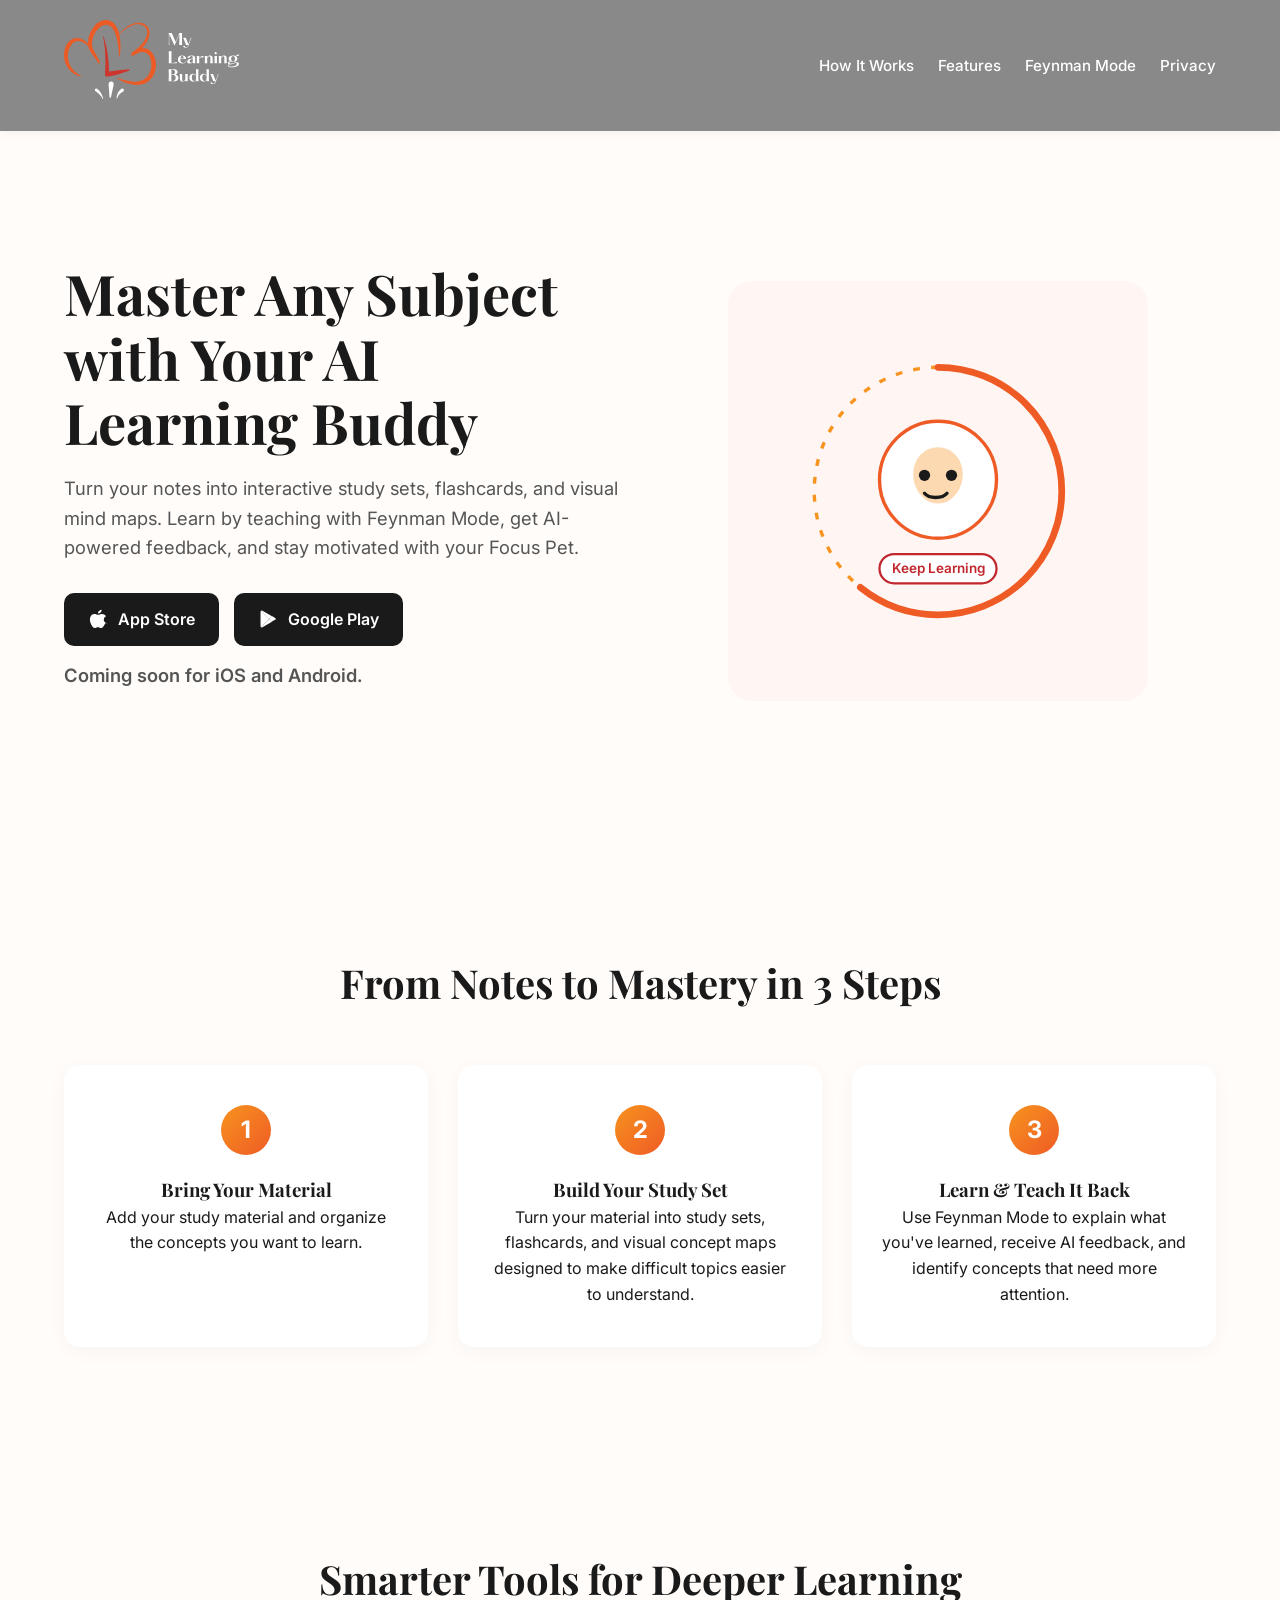
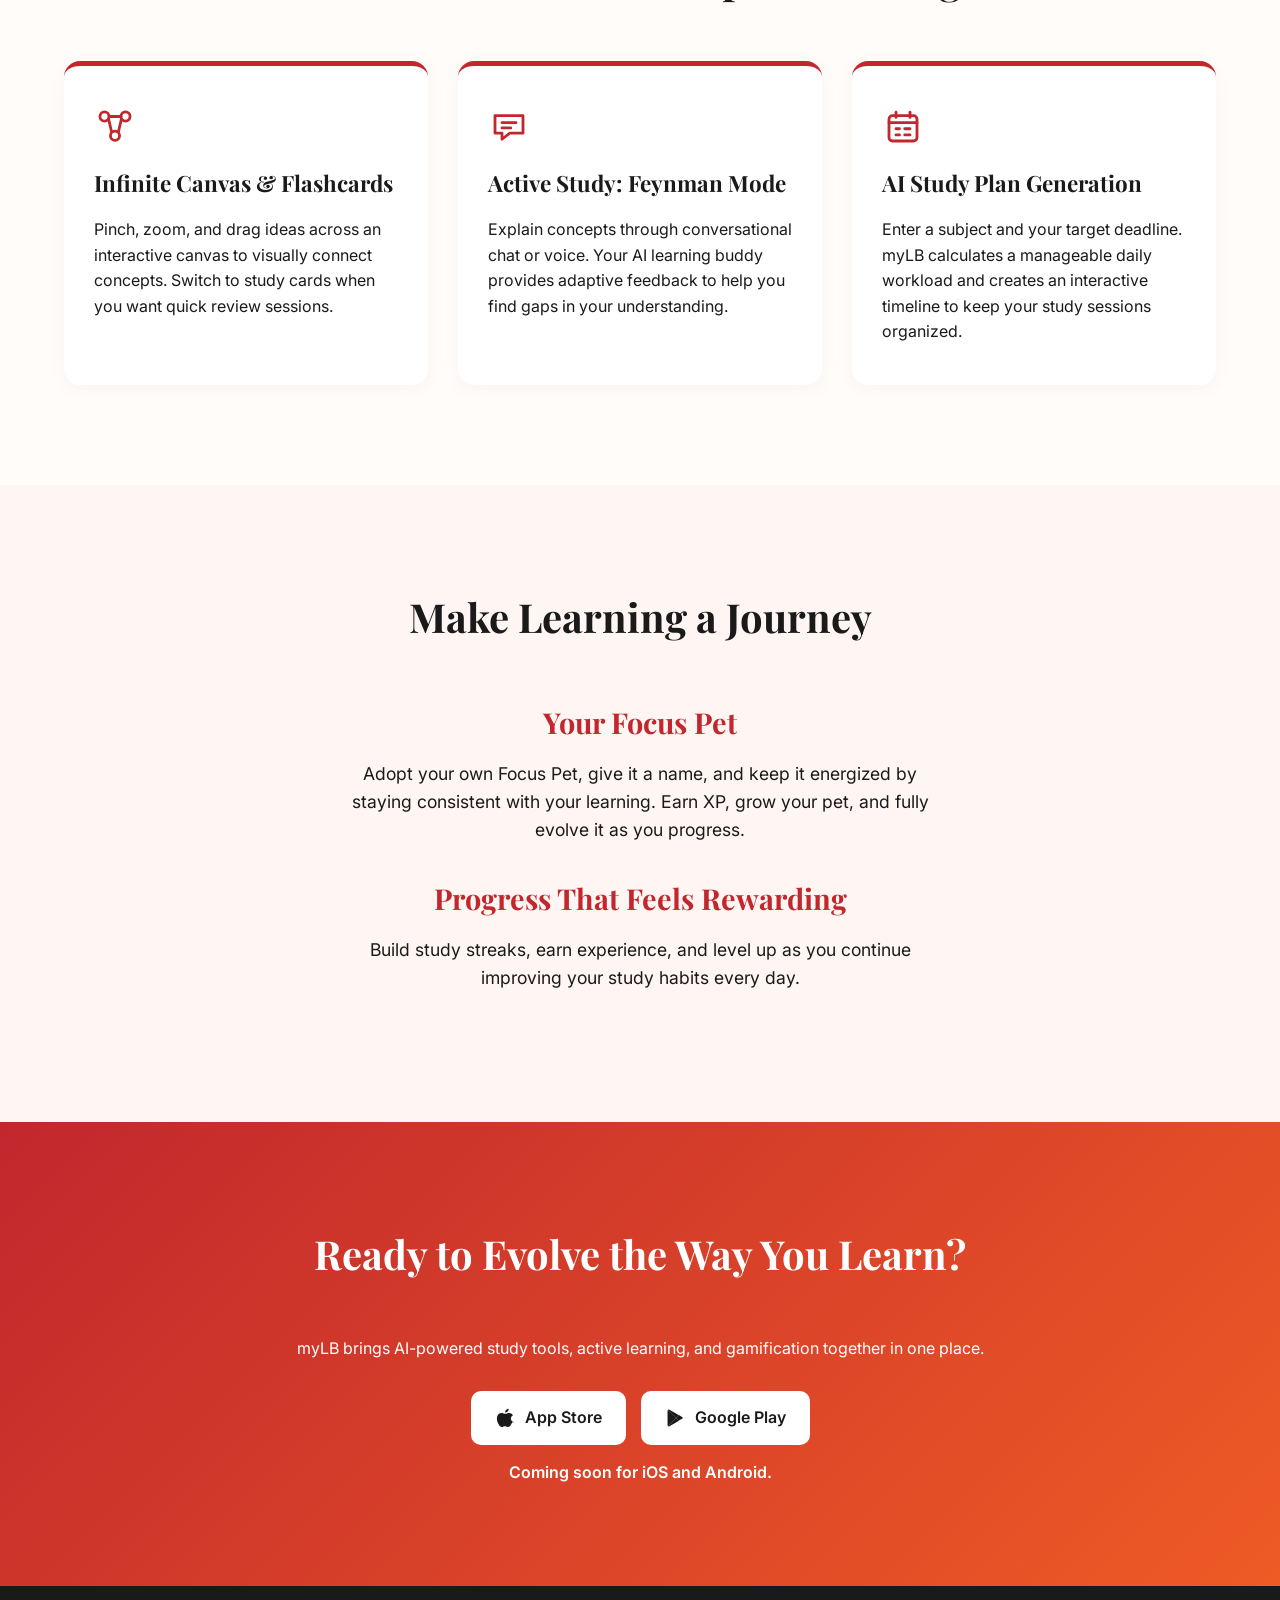
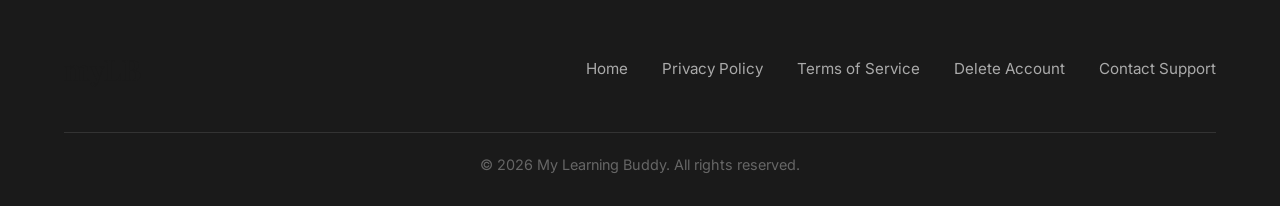
<file: index.html>
<!DOCTYPE html>
<html lang="en">

<head>
    <meta charset="UTF-8">
    <meta name="viewport" content="width=device-width, initial-scale=1.0">

    <meta name="description"
        content="myLB (My Learning Buddy) is an AI-powered learning companion that turns your notes into study sets, flashcards, mind maps, and interactive learning experiences. Use Feynman Mode, AI study plans, and your Focus Pet to learn smarter.">

    <meta name="theme-color" content="#EF5B25">

    <title>myLB | Your AI Learning Buddy</title>

    <link rel="stylesheet" href="style.css">
</head>

<body>

    <!-- Navigation -->
    <nav class="navbar" aria-label="Main Navigation">

        <a href="index.html" class="logo" aria-label="myLB Home">
            <img src="assets/logo.svg" alt="MyLB Logo" srcset="" width="25%">
        </a>

        <div class="nav-links">
            <a href="#how-it-works">How It Works</a>
            <a href="#features">Features</a>
            <a href="#feynman">Feynman Mode</a>
            <a href="privacy-policy.html">Privacy</a>
        </div>

    </nav>


    <main>

        <!-- Hero Section -->
        <header class="hero">

            <div class="hero-content">

                <h1>
                    Master Any Subject with Your AI Learning Buddy
                </h1>

                <p>
                    Turn your notes into interactive study sets, flashcards,
                    and visual mind maps. Learn by teaching with Feynman Mode,
                    get AI-powered feedback, and stay motivated with your
                    Focus Pet.
                </p>

                <!-- App Store Buttons -->
                <div class="app-store-buttons">

                    <a href="#cta"
                       class="store-btn"
                       aria-label="Download on the App Store">

                        <svg class="store-icon"
                             viewBox="0 0 24 24"
                             fill="currentColor"
                             aria-hidden="true">

                            <path d="M16.365 1.43c0 1.14-.42 2.06-1.26 2.78-.9.79-1.98 1.24-3.06 1.15-.12-1.1.43-2.24 1.24-2.97.84-.75 2.14-1.3 3.08-1.36v.4zM20.6 17.02c-.5 1.15-.74 1.66-1.38 2.68-.9 1.43-2.16 3.21-3.73 3.22-1.4.01-1.76-.91-3.65-.9-1.9.01-2.3.92-3.7.9-1.57-.02-2.76-1.62-3.66-3.05-2.51-3.98-2.78-8.65-1.23-11.13.98-1.6 2.66-2.65 4.54-2.65 1.86 0 3.03.9 4.57.9 1.5 0 2.42-.9 4.6-.9 1.66 0 3.42.9 4.66 2.46-4.1 2.25-3.44 8.11 2 8.47z"/>

                        </svg>

                        <span>App&nbsp;Store</span>

                    </a>


                    <a href="#cta"
                       class="store-btn"
                       aria-label="Get it on Google Play">

                        <svg class="store-icon"
                             viewBox="0 0 24 24"
                             fill="currentColor"
                             aria-hidden="true">

                            <path d="M3.6 2.1c-.35.35-.55.85-.55 1.5v16.8c0 .65.2 1.15.55 1.5l.1.08L13.3 12v-.2L3.7 2.02l-.1.08z"/>
                            <path d="M16.7 15.5l-3.4-3.4v-.2l3.4-3.4 3.83 2.18c1.1.62 1.1 1.64 0 2.26l-3.83 2.18z"/>
                            <path d="M13.3 12.1l-9.6 9.7c.37.38 1 .43 1.7.05l11.4-6.48-3.5-3.27z"/>
                            <path d="M13.3 11.9l3.5-3.27L5.4 2.15c-.7-.4-1.33-.33-1.7.05l9.6 9.7z"/>

                        </svg>

                        <span>Google&nbsp;Play</span>

                    </a>

                </div>

                <p class="coming-soon-text">
                    Coming soon for iOS and Android.
                </p>

            </div>


            <!-- Hero Illustration -->
            <div class="hero-image" aria-hidden="true">

                <figure class="dashboard-mockup">

                    <svg class="mockup-illustration"
                         viewBox="0 0 320 320"
                         fill="none"
                         xmlns="http://www.w3.org/2000/svg">

                        <circle
                            cx="160"
                            cy="160"
                            r="110"
                            stroke="var(--brand-yellow)"
                            stroke-width="3"
                            stroke-dasharray="6 10"/>

                        <circle
                            cx="160"
                            cy="160"
                            r="110"
                            stroke="var(--brand-orange)"
                            stroke-width="6"
                            stroke-linecap="round"
                            stroke-dasharray="420 691"
                            transform="rotate(-90 160 160)"/>

                        <circle
                            cx="160"
                            cy="150"
                            r="52"
                            fill="var(--card-bg)"
                            stroke="var(--brand-orange)"
                            stroke-width="3"/>

                        <path
                            d="M138 145c0-14 10-24 22-24s22 10 22 24-10 26-22 26-22-12-22-26z"
                            fill="var(--brand-yellow)"
                            opacity="0.35"/>

                        <circle
                            cx="148"
                            cy="146"
                            r="5"
                            fill="var(--text-color)"/>

                        <circle
                            cx="172"
                            cy="146"
                            r="5"
                            fill="var(--text-color)"/>

                        <path
                            d="M148 162c4 5 16 5 20 0"
                            stroke="var(--text-color)"
                            stroke-width="3"
                            stroke-linecap="round"/>

                        <rect
                            x="108"
                            y="216"
                            width="104"
                            height="26"
                            rx="13"
                            fill="var(--card-bg)"
                            stroke="var(--brand-red)"
                            stroke-width="2"/>

                        <text
                            x="160"
                            y="233"
                            text-anchor="middle"
                            font-family="Inter, sans-serif"
                            font-size="12"
                            font-weight="600"
                            fill="var(--brand-red)">
                            Keep Learning
                        </text>

                    </svg>

                </figure>

            </div>

        </header>


        <!-- How It Works -->
        <section id="how-it-works" class="how-it-works">

            <h2>
                From Notes to Mastery in 3 Steps
            </h2>

            <div class="steps-grid">

                <article class="step-card">

                    <div class="step-num" aria-hidden="true">
                        1
                    </div>

                    <h3>
                        Bring Your Material
                    </h3>

                    <p>
                        Add your study material and organize the
                        concepts you want to learn.
                    </p>

                </article>


                <article class="step-card">

                    <div class="step-num" aria-hidden="true">
                        2
                    </div>

                    <h3>
                        Build Your Study Set
                    </h3>

                    <p>
                        Turn your material into study sets, flashcards,
                        and visual concept maps designed to make
                        difficult topics easier to understand.
                    </p>

                </article>


                <article class="step-card">

                    <div class="step-num" aria-hidden="true">
                        3
                    </div>

                    <h3>
                        Learn &amp; Teach It Back
                    </h3>

                    <p>
                        Use Feynman Mode to explain what you've learned,
                        receive AI feedback, and identify concepts that
                        need more attention.
                    </p>

                </article>

            </div>

        </section>


        <!-- Core AI Features -->
        <section id="features" class="features">

            <h2>
                Smarter Tools for Deeper Learning
            </h2>

            <div class="feature-grid">

                <!-- Infinite Canvas -->
                <article class="feature-card">

                    <div class="feature-icon" aria-hidden="true">

                        <svg viewBox="0 0 24 24"
                             fill="none"
                             stroke="currentColor"
                             stroke-width="1.6"
                             stroke-linecap="round"
                             stroke-linejoin="round">

                            <circle cx="6" cy="6" r="2.6"/>
                            <circle cx="18" cy="6" r="2.6"/>
                            <circle cx="12" cy="17" r="2.6"/>

                            <path d="M8.3 7.3 10 14.6"/>
                            <path d="M15.7 7.3 14 14.6"/>
                            <path d="M8.6 6h6.8"/>

                        </svg>

                    </div>

                    <h3>
                        Infinite Canvas &amp; Flashcards
                    </h3>

                    <p>
                        Pinch, zoom, and drag ideas across an interactive
                        canvas to visually connect concepts. Switch to
                        study cards when you want quick review sessions.
                    </p>

                </article>


                <!-- Feynman Mode -->
                <article class="feature-card" id="feynman">

                    <div class="feature-icon" aria-hidden="true">

                        <svg viewBox="0 0 24 24"
                             fill="none"
                             stroke="currentColor"
                             stroke-width="1.6"
                             stroke-linecap="round"
                             stroke-linejoin="round">

                            <path d="M4 5.5h16v10H12.5L8 19v-3.5H4z"/>
                            <path d="M8 9.5h8"/>
                            <path d="M8 12.5h5"/>

                        </svg>

                    </div>

                    <h3>
                        Active Study: Feynman Mode
                    </h3>

                    <p>
                        Explain concepts through conversational chat or
                        voice. Your AI learning buddy provides adaptive
                        feedback to help you find gaps in your understanding.
                    </p>

                </article>


                <!-- Study Plans -->
                <article class="feature-card">

                    <div class="feature-icon" aria-hidden="true">

                        <svg viewBox="0 0 24 24"
                             fill="none"
                             stroke="currentColor"
                             stroke-width="1.6"
                             stroke-linecap="round"
                             stroke-linejoin="round">

                            <rect x="4" y="5.5" width="16" height="14.5" rx="2"/>
                            <path d="M4 9.5h16"/>
                            <path d="M8 3.5v3"/>
                            <path d="M16 3.5v3"/>
                            <path d="M8 13h2"/>
                            <path d="M13 13h3"/>
                            <path d="M8 16.5h2"/>
                            <path d="M13 16.5h3"/>

                        </svg>

                    </div>

                    <h3>
                        AI Study Plan Generation
                    </h3>

                    <p>
                        Enter a subject and your target deadline.
                        myLB calculates a manageable daily workload and
                        creates an interactive timeline to keep your
                        study sessions organized.
                    </p>

                </article>

            </div>

        </section>


        <!-- Gamification -->
        <section id="gamification" class="multiplayer-section">

            <h2>
                Make Learning a Journey
            </h2>

            <div class="gamification-grid" style="display: block; text-align: center; max-width: 600px; margin: 0 auto;">

                <div class="text-content">

                    <h3>
                        Your Focus Pet
                    </h3>

                    <p>
                        Adopt your own Focus Pet, give it a name, and
                        keep it energized by staying consistent with
                        your learning. Earn XP, grow your pet, and
                        fully evolve it as you progress.
                    </p>


                    <h3>
                        Progress That Feels Rewarding
                    </h3>

                    <p>
                        Build study streaks, earn experience, and level up 
                        as you continue improving your study habits every day.
                    </p>

                </div>

            </div>

        </section>


        <!-- Final CTA -->
        <section id="cta" class="cta-section">

            <h2>
                Ready to Evolve the Way You Learn?
            </h2>

            <p>
                myLB brings AI-powered study tools, active learning,
                and gamification together in one place.
            </p>

            <div class="app-store-buttons center-buttons">

                <a href="#"
                   class="store-btn dark"
                   aria-label="Download on the App Store">

                    <svg class="store-icon"
                         viewBox="0 0 24 24"
                         fill="currentColor"
                         aria-hidden="true">

                        <path d="M16.365 1.43c0 1.14-.42 2.06-1.26 2.78-.9.79-1.98 1.24-3.06 1.15-.12-1.1.43-2.24 1.24-2.97.84-.75 2.14-1.3 3.08-1.36v.4zM20.6 17.02c-.5 1.15-.74 1.66-1.38 2.68-.9 1.43-2.16 3.21-3.73 3.22-1.4.01-1.76-.91-3.65-.9-1.9.01-2.3.92-3.7.9-1.57-.02-2.76-1.62-3.66-3.05-2.51-3.98-2.78-8.65-1.23-11.13.98-1.6 2.66-2.65 4.54-2.65 1.86 0 3.03.9 4.57.9 1.5 0 2.42-.9 4.6-.9 1.66 0 3.42.9 4.66 2.46-4.1 2.25-3.44 8.11 2 8.47z"/>

                    </svg>

                    <span>App&nbsp;Store</span>

                </a>


                <a href="#"
                   class="store-btn dark"
                   aria-label="Get it on Google Play">

                    <svg class="store-icon"
                         viewBox="0 0 24 24"
                         fill="currentColor"
                         aria-hidden="true">

                        <path d="M3.6 2.1c-.35.35-.55.85-.55 1.5v16.8c0 .65.2 1.15.55 1.5l.1.08L13.3 12v-.2L3.7 2.02l-.1.08z"/>
                        <path d="M16.7 15.5l-3.4-3.4v-.2l3.4-3.4 3.83 2.18c1.1.62 1.1 1.64 0 2.26l-3.83 2.18z"/>
                        <path d="M13.3 12.1l-9.6 9.7c.37.38 1 .43 1.7.05l11.4-6.48-3.5-3.27z"/>
                        <path d="M13.3 11.9l3.5-3.27L5.4 2.15c-.7-.4-1.33-.33-1.7.05l9.6 9.7z"/>

                    </svg>

                    <span>Google&nbsp;Play</span>

                </a>

            </div>

            <p class="coming-soon-text">
                Coming soon for iOS and Android.
            </p>

        </section>

    </main>


    <!-- Footer -->
    <footer class="site-footer">

        <div class="footer-content">

            <div class="brand">
                myLB
            </div>

            <div class="footer-links">
    <a href="index.html">Home</a>
    <a href="privacy-policy.html">Privacy Policy</a>
    <a href="terms.html">Terms of Service</a>
    <a href="delete-account.html">Delete Account</a> <!-- Added this line -->
    <a href="mailto:mylearningb@gmail.com">Contact Support</a>
</div>

        </div>

        <div class="copyright">
            &copy; 2026 My Learning Buddy. All rights reserved.
        </div>

    </footer>

</body>

</html>
</file>
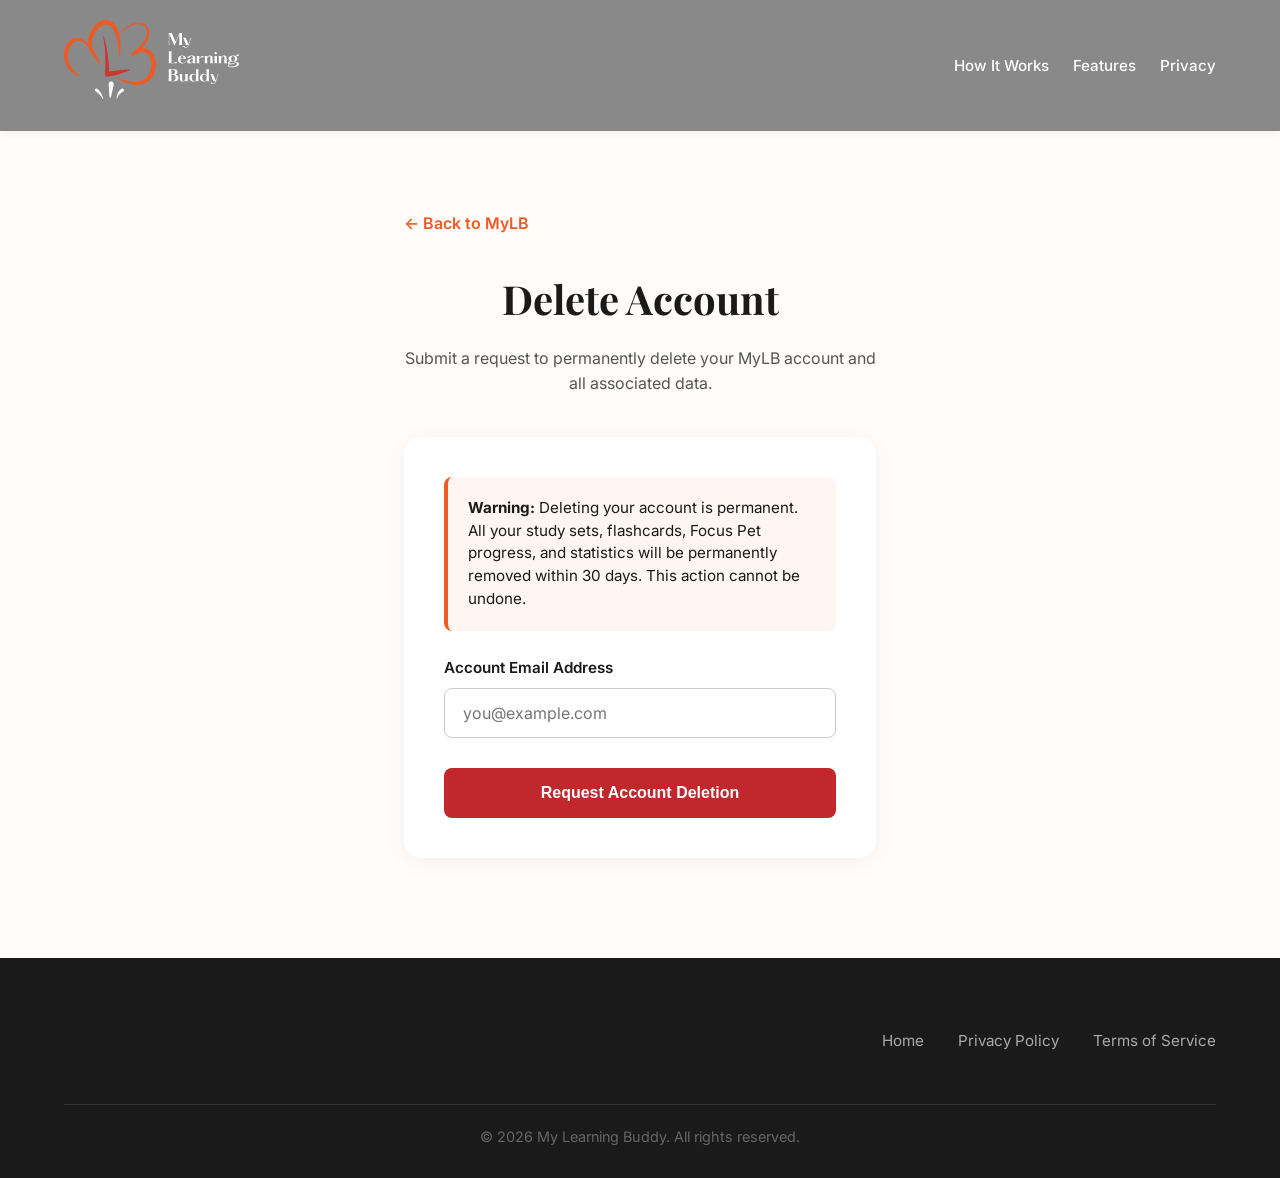
<file: delete-account.html>
<!DOCTYPE html>
<html lang="en">

<head>
    <meta charset="UTF-8">
    <meta name="viewport" content="width=device-width, initial-scale=1.0">

    <meta name="description"
        content="Request account deletion for MyLB (My Learning Buddy).">

    <meta name="theme-color" content="#EF5B25">

    <title>MyLB | Delete Account</title>

    <link rel="stylesheet" href="style.css">

    <style>
        /* --- Delete Account Page --- */
        .page-container {
            max-width: 600px;
            margin: 0 auto;
            padding: 80px 5% 100px;
        }

        .page-header {
            text-align: center;
            margin-bottom: 40px;
        }

        .page-header h1 {
            font-size: 2.5rem;
            margin-bottom: 15px;
            color: var(--text-color);
        }

        .page-header p {
            color: var(--text-muted);
            font-size: 1rem;
            line-height: 1.6;
        }

        .content-card {
            background: var(--card-bg);
            padding: 40px;
            border-radius: 18px;
            box-shadow: 0 4px 25px rgba(0, 0, 0, 0.05);
        }

        .back-link {
            display: inline-block;
            margin-bottom: 30px;
            color: var(--brand-orange);
            text-decoration: none;
            font-weight: 600;
        }

        .back-link:hover {
            color: var(--brand-red);
        }

        /* Form Styles */
        .delete-form {
            display: flex;
            flex-direction: column;
            gap: 20px;
        }

        .input-group {
            display: flex;
            flex-direction: column;
            gap: 8px;
        }

        .input-group label {
            font-family: 'Inter', sans-serif;
            font-weight: 600;
            font-size: 0.95rem;
            color: var(--text-color);
        }

        .input-group input {
            padding: 14px 18px;
            border: 1px solid #ccc;
            border-radius: 8px;
            font-size: 1rem;
            font-family: 'Inter', sans-serif;
            transition: border-color 0.2s;
        }

        .input-group input:focus {
            outline: none;
            border-color: var(--brand-orange);
        }

        .submit-btn {
            background-color: var(--brand-red);
            color: white;
            border: none;
            padding: 16px;
            border-radius: 8px;
            font-size: 1rem;
            font-weight: bold;
            cursor: pointer;
            transition: background-color 0.2s;
            margin-top: 10px;
        }

        .submit-btn:hover {
            background-color: #d12e2e;
        }

        .important-notice {
            background: #FFF5F2;
            border-left: 4px solid var(--brand-orange);
            padding: 20px;
            margin-bottom: 25px;
            border-radius: 8px;
        }

        .important-notice p {
            margin: 0;
            color: var(--text-color);
            font-size: 0.95rem;
            line-height: 1.5;
        }

        .success-message {
            display: none;
            background: #E8F5E9;
            border-left: 4px solid #4CAF50;
            padding: 20px;
            border-radius: 8px;
            margin-top: 20px;
        }

        .success-message p {
            margin: 0;
            color: #2E7D32;
            font-weight: 500;
        }

        @media (max-width: 768px) {
            .page-container {
                padding: 50px 5% 70px;
            }
            .page-header h1 {
                font-size: 2rem;
            }
            .content-card {
                padding: 30px 20px;
            }
        }
    </style>
</head>

<body>

    <!-- Navigation -->
    <nav class="navbar" aria-label="Main Navigation">
        <a href="index.html" class="logo" aria-label="MyLB Home">
            <img src="assets/logo.svg" alt="MyLB Logo" width="25%">
        </a>
        <div class="nav-links">
            <a href="index.html#how-it-works">How It Works</a>
            <a href="index.html#features">Features</a>
            <a href="privacy-policy.html">Privacy</a>
        </div>
    </nav>

    <main>
        <div class="page-container">

            <a href="index.html" class="back-link">
                ← Back to MyLB
            </a>

            <header class="page-header">
                <h1>Delete Account</h1>
                <p>Submit a request to permanently delete your MyLB account and all associated data.</p>
            </header>

            <div class="content-card">
                
                <div class="important-notice">
                    <p><strong>Warning:</strong> Deleting your account is permanent. All your study sets, flashcards, Focus Pet progress, and statistics will be permanently removed within 30 days. This action cannot be undone.</p>
                </div>

                <!-- Delete Request Form -->
                <form id="deleteAccountForm" class="delete-form">
                    <div class="input-group">
                        <label for="email">Account Email Address</label>
                        <input type="email" id="email" name="email" placeholder="you@example.com" required>
                    </div>

                    <button type="submit" class="submit-btn">Request Account Deletion</button>
                </form>

                <!-- Success Message (Hidden by default) -->
                <div id="successState" class="success-message">
                    <p>✓ Request received. If an account is associated with that email, we will process the deletion within 30 days. We may contact you to verify your identity.</p>
                </div>

            </div>

        </div>
    </main>

    <!-- Footer -->
    <footer class="site-footer">
        <div class="footer-content">
            <div class="brand">
                MyLB
            </div>
            <div class="footer-links">
                <a href="index.html">Home</a>
                <a href="privacy-policy.html">Privacy Policy</a>
                <a href="terms.html">Terms of Service</a>
            </div>
        </div>
        <div class="copyright">
            &copy; 2026 My Learning Buddy. All rights reserved.
        </div>
    </footer>

    <!-- Script to handle the form visually -->
    <!-- Script to send the request securely to your email -->
    <script>
        document.getElementById('deleteAccountForm').addEventListener('submit', function(e) {
            e.preventDefault(); // Prevent page reload
            
            const emailInput = document.getElementById('email').value;
            const submitBtn = document.querySelector('.submit-btn');
            
            // Change button text to show loading
            submitBtn.innerText = "Sending Request...";
            submitBtn.disabled = true;

            // Send the email to mylearningb@gmail.com via FormSubmit AJAX API
            fetch("https://formsubmit.co/ajax/mylearningb@gmail.com", {
                method: "POST",
                headers: { 
                    'Content-Type': 'application/json',
                    'Accept': 'application/json'
                },
                body: JSON.stringify({
                    _subject: "URGENT: MyLB Account Deletion Request",
                    email: emailInput,
                    message: "A user has requested account deletion from the MyLB landing page."
                })
            })
            .then(response => response.json())
            .then(data => {
                // Hide the form and show the success message
                document.getElementById('deleteAccountForm').style.display = 'none';
                document.getElementById('successState').style.display = 'block';
            })
            .catch(error => {
                console.log(error);
                submitBtn.innerText = "Request Failed. Try Again.";
                submitBtn.disabled = false;
                alert("Something went wrong. Please email mylearningb@gmail.com directly.");
            });
        });
    </script>

</body>
</html>
</file>
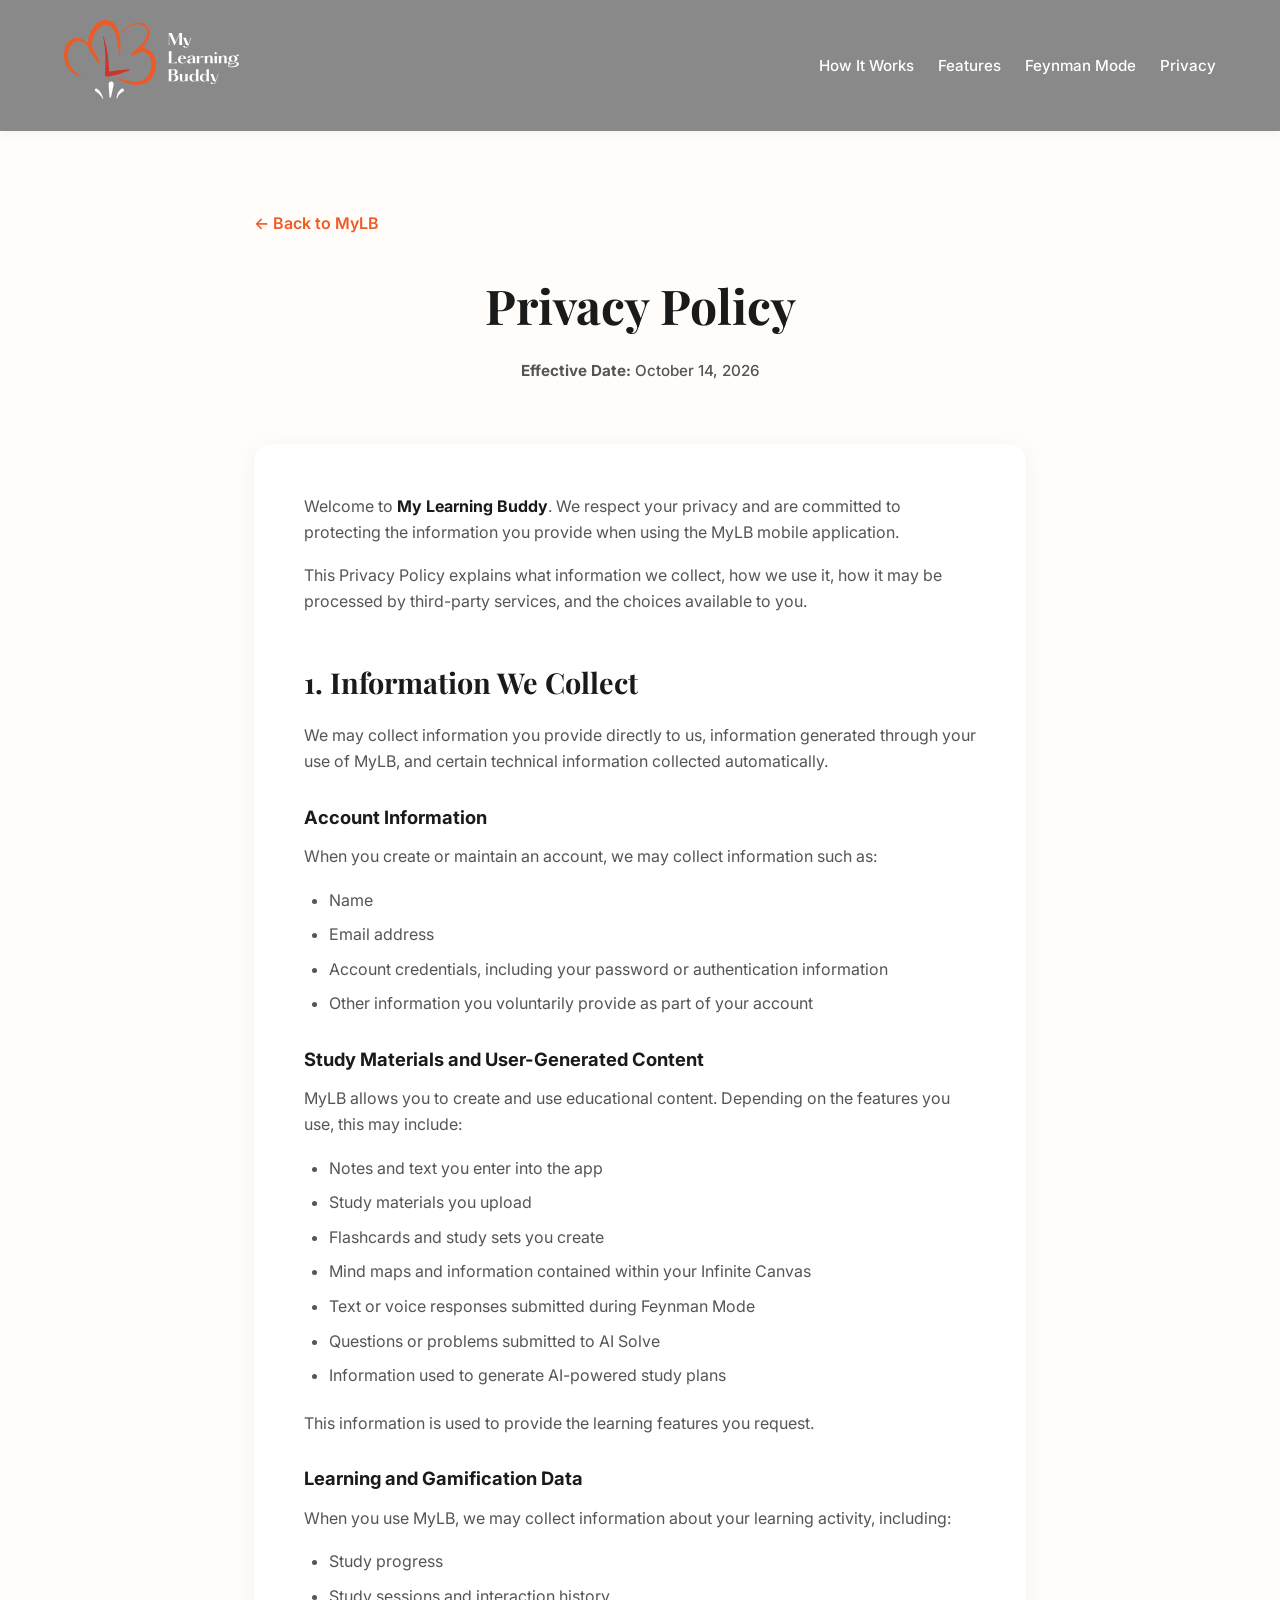
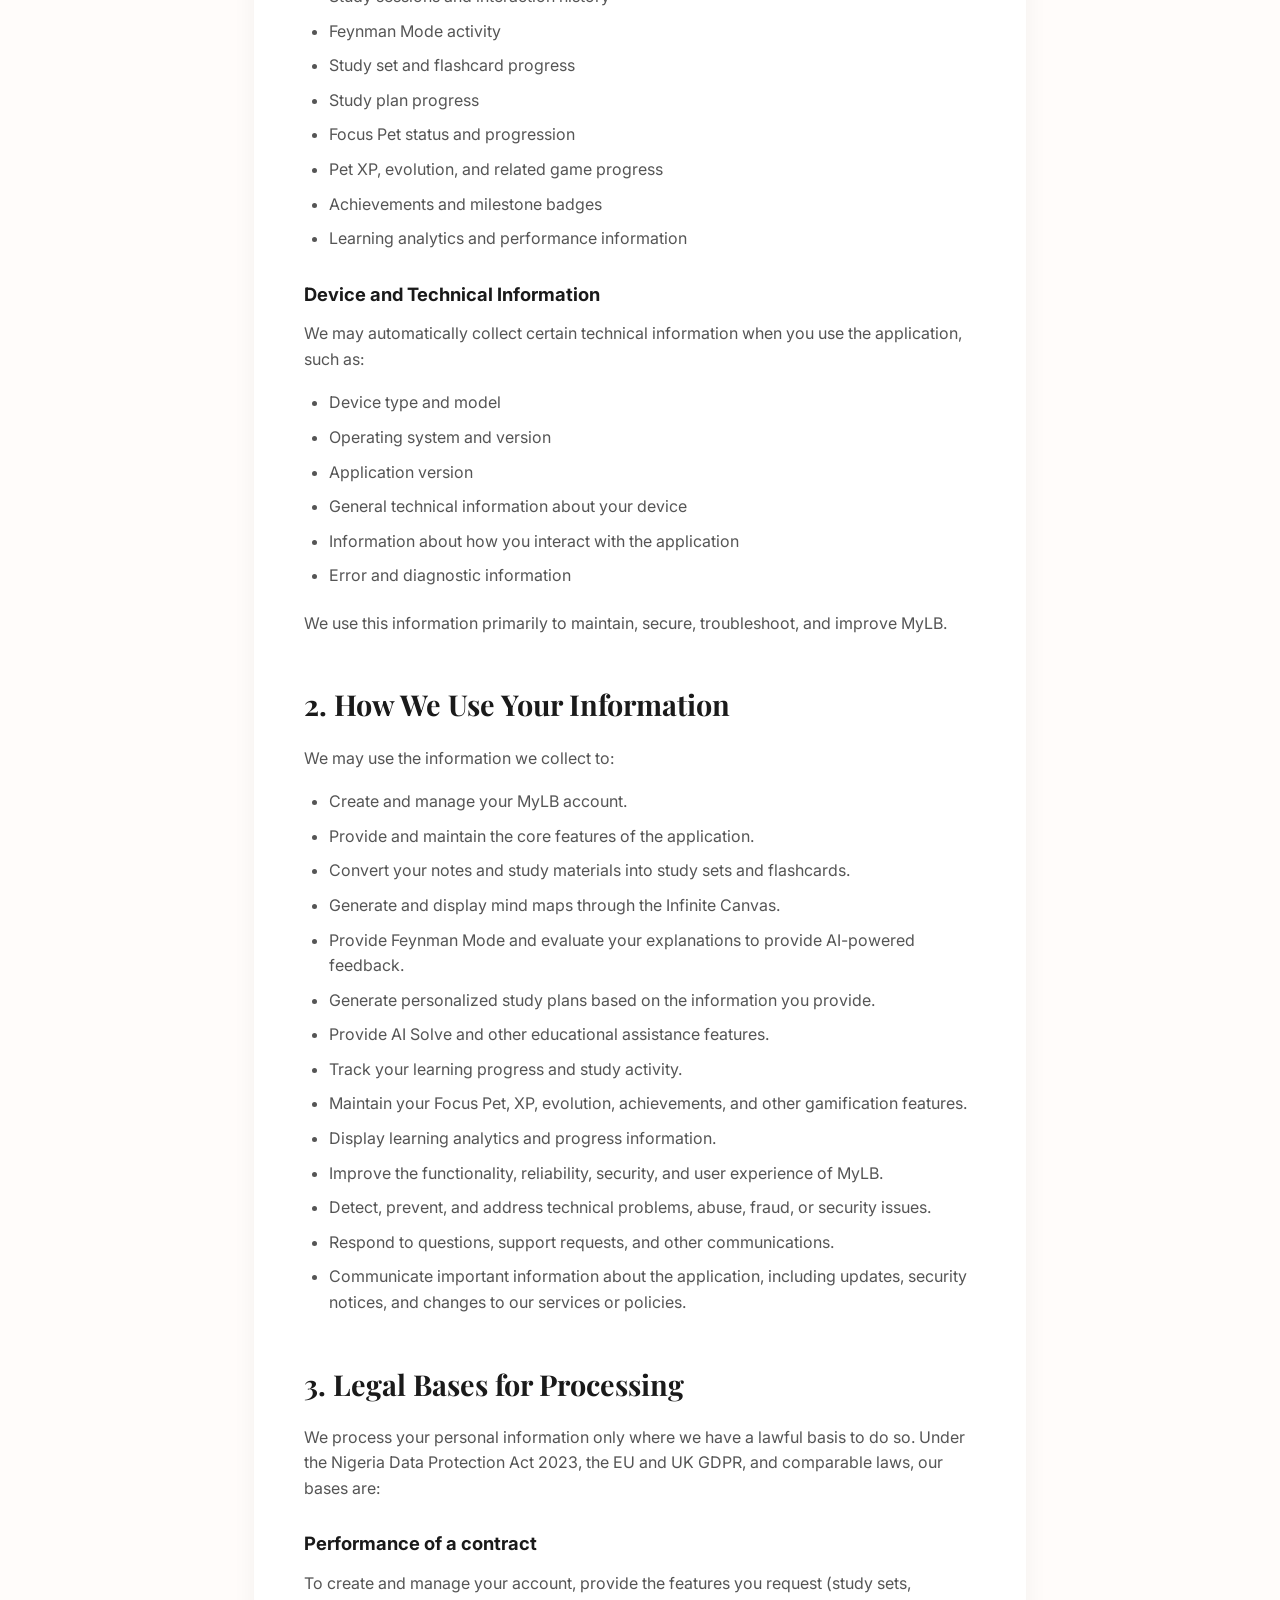
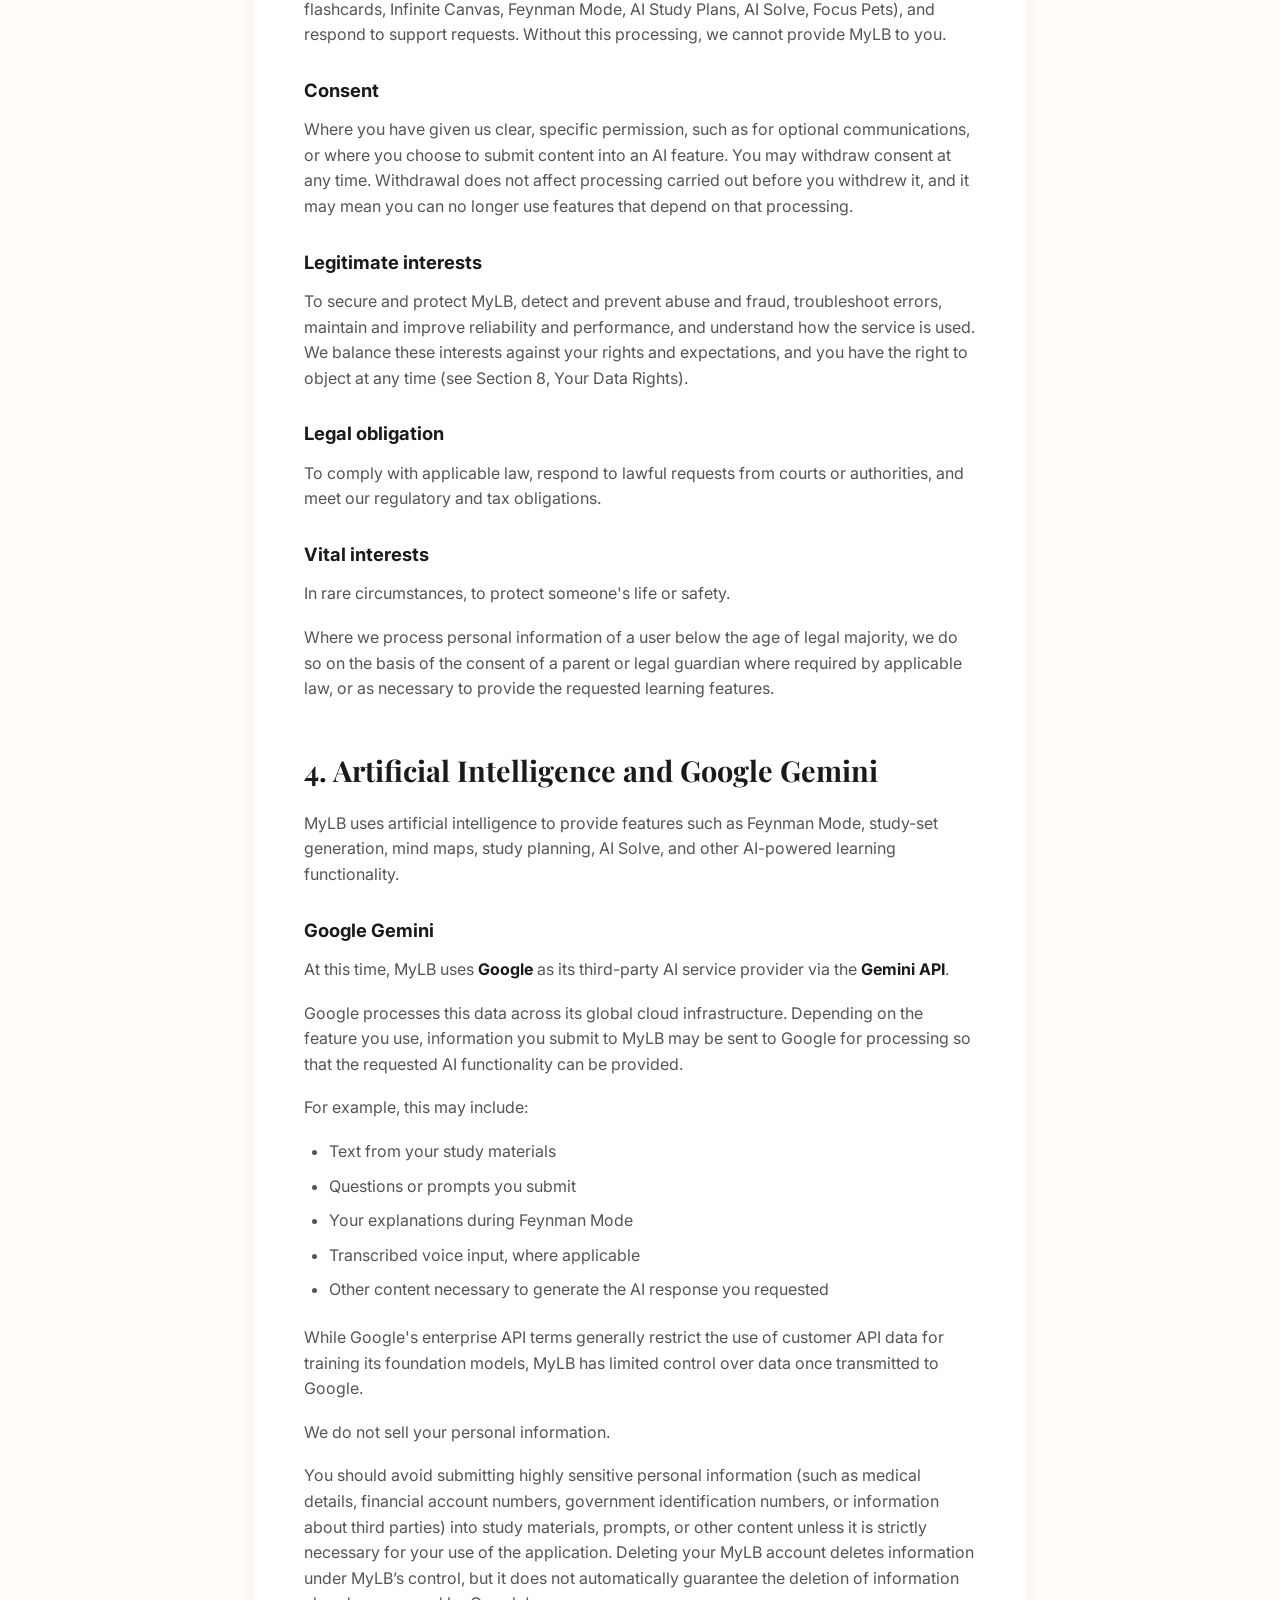
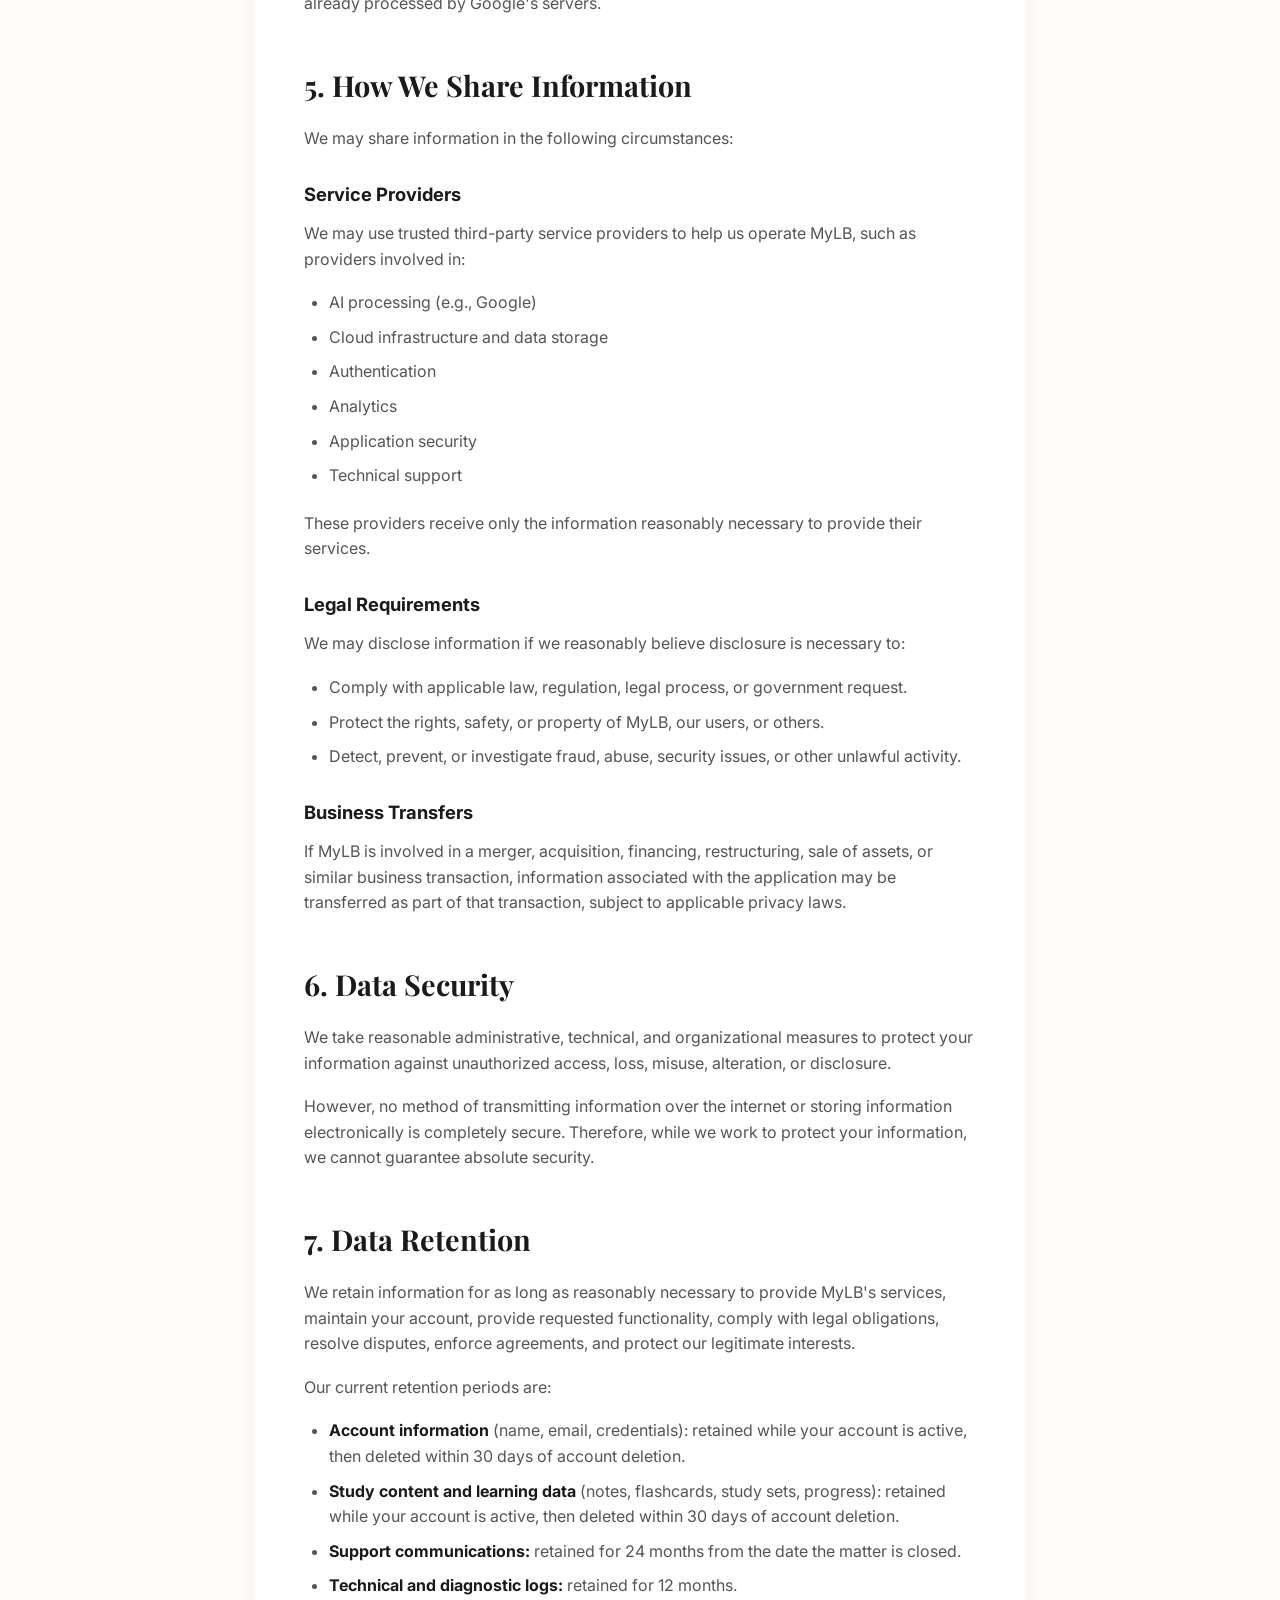
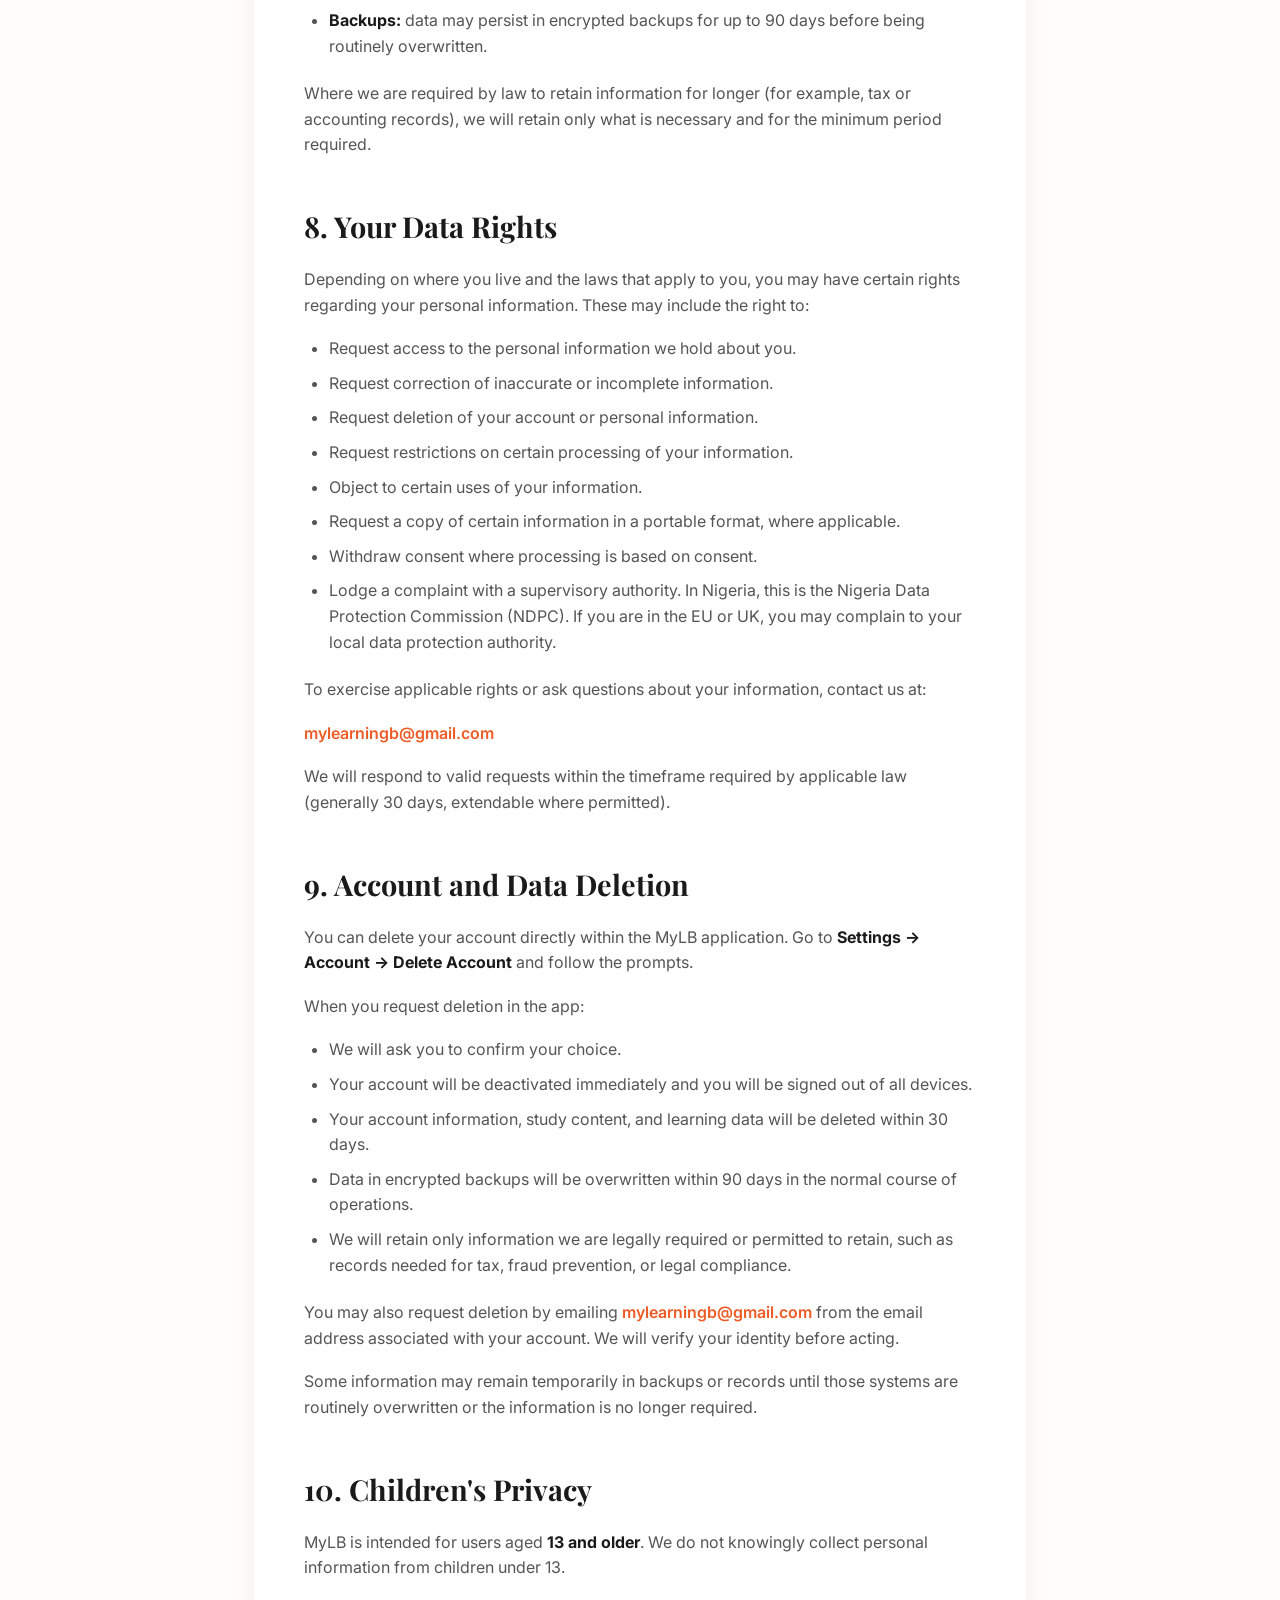
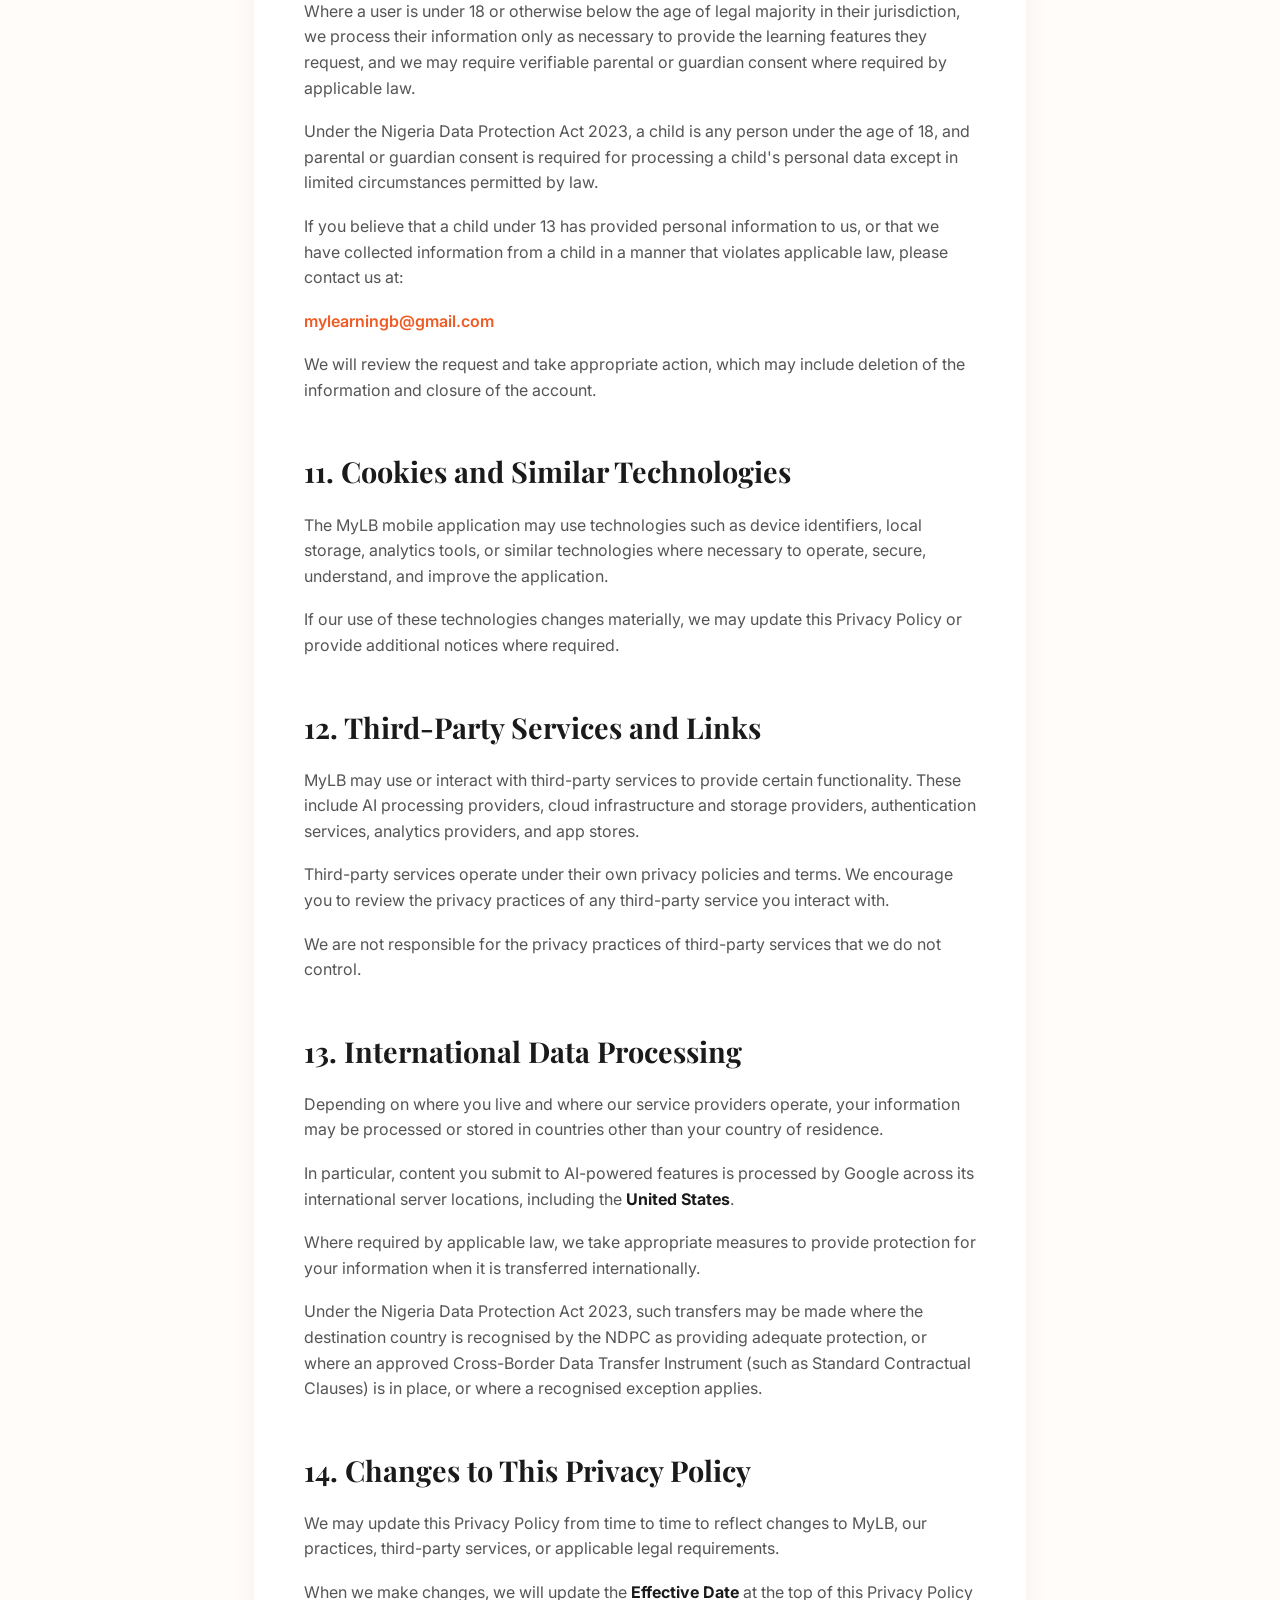
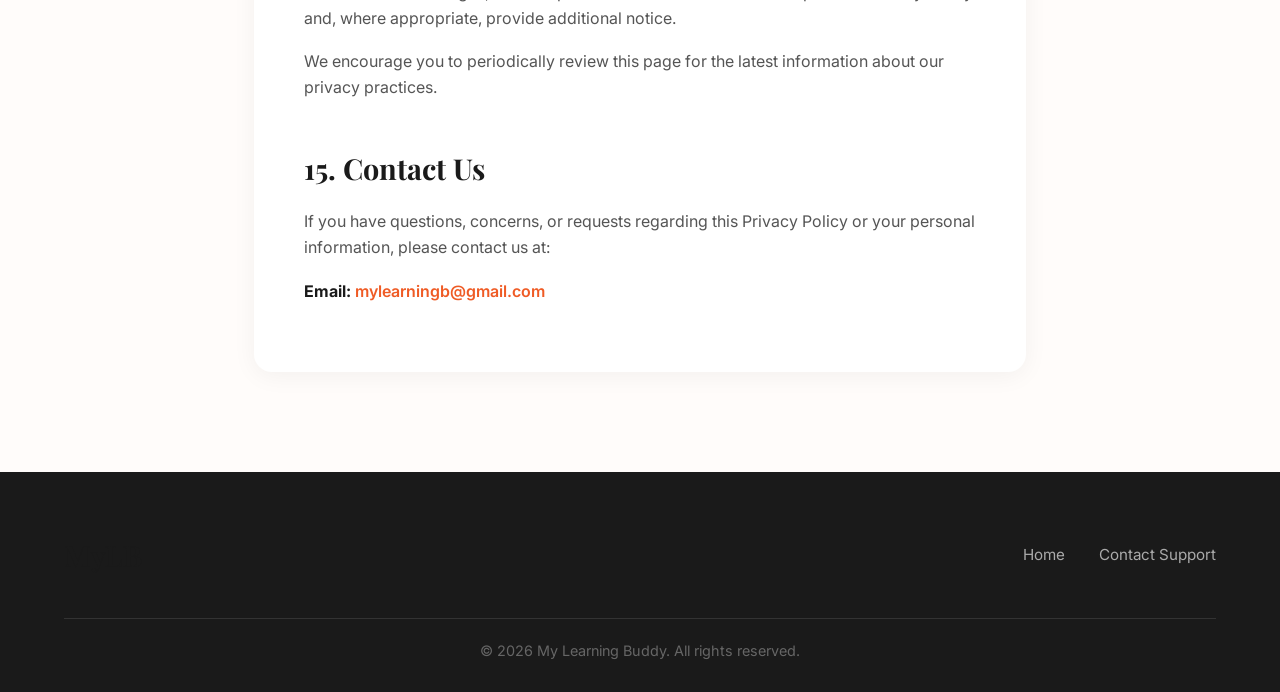
<file: privacy-policy.html>
<!DOCTYPE html>
<html lang="en">

<head>
    <meta charset="UTF-8">
    <meta name="viewport" content="width=device-width, initial-scale=1.0">

    <meta name="description"
        content="Privacy Policy for MyLB (My Learning Buddy), an AI-powered learning companion.">

    <meta name="theme-color" content="#EF5B25">

    <title>My Learning Buddy | Privacy Policy</title>

    <link rel="stylesheet" href="style.css">

    <style>
        /* --- Privacy Policy Page --- */

        .privacy-page {
            max-width: 900px;
            margin: 0 auto;
            padding: 80px 5% 100px;
        }

        .privacy-header {
            text-align: center;
            margin-bottom: 60px;
        }

        .privacy-header h1 {
            font-size: 3rem;
            margin-bottom: 15px;
        }

        .effective-date {
            color: var(--text-muted);
            font-size: 0.95rem;
        }

        .privacy-content {
            background: var(--card-bg);
            padding: 50px;
            border-radius: 18px;
            box-shadow: 0 4px 25px rgba(0, 0, 0, 0.05);
        }

        .privacy-content h2 {
            text-align: left;
            font-size: 1.8rem;
            margin-top: 45px;
            margin-bottom: 18px;
        }

        .privacy-content h2:first-child {
            margin-top: 0;
        }

        .privacy-content h3 {
            font-family: 'Inter', sans-serif;
            font-size: 1.15rem;
            margin-top: 28px;
            margin-bottom: 12px;
        }

        .privacy-content p {
            color: var(--text-muted);
            margin-bottom: 18px;
        }

        .privacy-content ul {
            margin: 0 0 22px 25px;
            color: var(--text-muted);
        }

        .privacy-content li {
            margin-bottom: 9px;
        }

        .privacy-content strong {
            color: var(--text-color);
        }

        .privacy-email {
            color: var(--brand-orange);
            font-weight: 600;
            text-decoration: none;
        }

        .privacy-email:hover {
            color: var(--brand-red);
            text-decoration: underline;
        }

        .privacy-back {
            display: inline-block;
            margin-bottom: 30px;
            color: var(--brand-orange);
            text-decoration: none;
            font-weight: 600;
        }

        .privacy-back:hover {
            color: var(--brand-red);
        }

        @media (max-width: 768px) {
            .privacy-page {
                padding: 50px 5% 70px;
            }

            .privacy-header h1 {
                font-size: 2.3rem;
            }

            .privacy-content {
                padding: 30px 22px;
            }

            .privacy-content h2 {
                font-size: 1.5rem;
            }
        }
    </style>
</head>

<body>

    <!-- Navigation -->
    <nav class="navbar" aria-label="Main Navigation">

        <a href="index.html" class="logo" aria-label="MyLB Home">
            <img src="assets/logo.svg" alt="MyLB Logo" width="25%">
        </a>

        <div class="nav-links">
            <a href="index.html#how-it-works">How It Works</a>
            <a href="index.html#features">Features</a>
            <a href="index.html#feynman">Feynman Mode</a>
            <a href="privacy-policy.html">Privacy</a>
        </div>

    </nav>


    <main>

        <div class="privacy-page">

            <a href="index.html" class="privacy-back">
                ← Back to MyLB
            </a>

            <header class="privacy-header">

                <h1>
                    Privacy Policy
                </h1>

                <p class="effective-date">
                    <strong>Effective Date:</strong> October 14, 2026
                </p>

            </header>


            <article class="privacy-content">

                <p>
                    Welcome to <strong>My Learning Buddy</strong>.
                    We respect your privacy and are committed to protecting
                    the information you provide when using the MyLB mobile
                    application.
                </p>

                <p>
                    This Privacy Policy explains what information we collect,
                    how we use it, how it may be processed by third-party
                    services, and the choices available to you.
                </p>


                <!-- 1 -->
                <h2>1. Information We Collect</h2>

                <p>
                    We may collect information you provide directly to us,
                    information generated through your use of MyLB, and
                    certain technical information collected automatically.
                </p>


                <h3>Account Information</h3>

                <p>
                    When you create or maintain an account, we may collect
                    information such as:
                </p>

                <ul>
                    <li>Name</li>
                    <li>Email address</li>
                    <li>Account credentials, including your password or authentication information</li>
                    <li>Other information you voluntarily provide as part of your account</li>
                </ul>


                <h3>Study Materials and User-Generated Content</h3>

                <p>
                    MyLB allows you to create and use educational content.
                    Depending on the features you use, this may include:
                </p>

                <ul>
                    <li>Notes and text you enter into the app</li>
                    <li>Study materials you upload</li>
                    <li>Flashcards and study sets you create</li>
                    <li>Mind maps and information contained within your Infinite Canvas</li>
                    <li>Text or voice responses submitted during Feynman Mode</li>
                    <li>Questions or problems submitted to AI Solve</li>
                    <li>Information used to generate AI-powered study plans</li>
                </ul>

                <p>
                    This information is used to provide the learning features
                    you request.
                </p>


                <h3>Learning and Gamification Data</h3>

                <p>
                    When you use MyLB, we may collect information about your
                    learning activity, including:
                </p>

                <ul>
                    <li>Study progress</li>
                    <li>Study sessions and interaction history</li>
                    <li>Feynman Mode activity</li>
                    <li>Study set and flashcard progress</li>
                    <li>Study plan progress</li>
                    <li>Focus Pet status and progression</li>
                    <li>Pet XP, evolution, and related game progress</li>
                    <li>Achievements and milestone badges</li>
                    <li>Learning analytics and performance information</li>
                </ul>


                <h3>Device and Technical Information</h3>

                <p>
                    We may automatically collect certain technical information
                    when you use the application, such as:
                </p>

                <ul>
                    <li>Device type and model</li>
                    <li>Operating system and version</li>
                    <li>Application version</li>
                    <li>General technical information about your device</li>
                    <li>Information about how you interact with the application</li>
                    <li>Error and diagnostic information</li>
                </ul>

                <p>
                    We use this information primarily to maintain, secure,
                    troubleshoot, and improve MyLB.
                </p>


                <!-- 2 -->
                <h2>2. How We Use Your Information</h2>

                <p>
                    We may use the information we collect to:
                </p>

                <ul>
                    <li>Create and manage your MyLB account.</li>

                    <li>
                        Provide and maintain the core features of the application.
                    </li>

                    <li>
                        Convert your notes and study materials into study sets
                        and flashcards.
                    </li>

                    <li>
                        Generate and display mind maps through the Infinite Canvas.
                    </li>

                    <li>
                        Provide Feynman Mode and evaluate your explanations
                        to provide AI-powered feedback.
                    </li>

                    <li>
                        Generate personalized study plans based on the
                        information you provide.
                    </li>

                    <li>
                        Provide AI Solve and other educational assistance features.
                    </li>

                    <li>
                        Track your learning progress and study activity.
                    </li>

                    <li>
                        Maintain your Focus Pet, XP, evolution, achievements,
                        and other gamification features.
                    </li>

                    <li>
                        Display learning analytics and progress information.
                    </li>

                    <li>
                        Improve the functionality, reliability, security,
                        and user experience of MyLB.
                    </li>

                    <li>
                        Detect, prevent, and address technical problems,
                        abuse, fraud, or security issues.
                    </li>

                    <li>
                        Respond to questions, support requests, and other communications.
                    </li>

                    <li>
                        Communicate important information about the application,
                        including updates, security notices, and changes to
                        our services or policies.
                    </li>
                </ul>


                <!-- 3 -->
                <h2>3. Legal Bases for Processing</h2>

                <p>
                    We process your personal information only where we have
                    a lawful basis to do so. Under the Nigeria Data Protection
                    Act 2023, the EU and UK GDPR, and comparable laws, our bases are:
                </p>

                <h3>Performance of a contract</h3>

                <p>
                    To create and manage your account, provide the features
                    you request (study sets, flashcards, Infinite Canvas,
                    Feynman Mode, AI Study Plans, AI Solve, Focus Pets), and respond to support requests.
                    Without this processing, we cannot provide MyLB to you.
                </p>

                <h3>Consent</h3>

                <p>
                    Where you have given us clear, specific permission, such
                    as for optional communications, or where you choose to
                    submit content into an AI feature. You may withdraw
                    consent at any time. Withdrawal does not affect processing
                    carried out before you withdrew it, and it may mean you
                    can no longer use features that depend on that processing.
                </p>

                <h3>Legitimate interests</h3>

                <p>
                    To secure and protect MyLB, detect and prevent abuse and
                    fraud, troubleshoot errors, maintain and improve reliability
                    and performance, and understand how the service is used.
                    We balance these interests against your rights and expectations,
                    and you have the right to object at any time (see Section 8,
                    Your Data Rights).
                </p>

                <h3>Legal obligation</h3>

                <p>
                    To comply with applicable law, respond to lawful requests
                    from courts or authorities, and meet our regulatory and
                    tax obligations.
                </p>

                <h3>Vital interests</h3>

                <p>
                    In rare circumstances, to protect someone's life or safety.
                </p>

                <p>
                    Where we process personal information of a user below the
                    age of legal majority, we do so on the basis of the consent
                    of a parent or legal guardian where required by applicable
                    law, or as necessary to provide the requested learning features.
                </p>


                <!-- 4 -->
                <h2>4. Artificial Intelligence and Google Gemini</h2>

                <p>
                    MyLB uses artificial intelligence to provide features such
                    as Feynman Mode, study-set generation, mind maps, study
                    planning, AI Solve, and other AI-powered learning functionality.
                </p>

                <h3>Google Gemini</h3>

                <p>
                    At this time, MyLB uses <strong>Google</strong> as its
                    third-party AI service provider via the <strong>Gemini API</strong>.
                </p>

                <p>
                    Google processes this data across its global cloud infrastructure. 
                    Depending on the feature you use, information you submit
                    to MyLB may be sent to Google for processing so that
                    the requested AI functionality can be provided.
                </p>

                <p>
                    For example, this may include:
                </p>

                <ul>
                    <li>Text from your study materials</li>
                    <li>Questions or prompts you submit</li>
                    <li>Your explanations during Feynman Mode</li>
                    <li>Transcribed voice input, where applicable</li>
                    <li>Other content necessary to generate the AI response you requested</li>
                </ul>

                <p>
                    While Google's enterprise API terms generally restrict the use of customer API data for training its foundation models, MyLB has limited control over data once transmitted to Google.
                </p>

                <p>
                    We do not sell your personal information.
                </p>

                <p>
                    You should avoid submitting highly sensitive personal
                    information (such as medical details, financial account
                    numbers, government identification numbers, or information
                    about third parties) into study materials, prompts, or
                    other content unless it is strictly necessary for your
                    use of the application. Deleting your MyLB account deletes information under MyLB’s control, but it does not automatically guarantee the deletion of information already processed by Google's servers.
                </p>


                <!-- 5 -->
                <h2>5. How We Share Information</h2>

                <p>
                    We may share information in the following circumstances:
                </p>


                <h3>Service Providers</h3>

                <p>
                    We may use trusted third-party service providers to help
                    us operate MyLB, such as providers involved in:
                </p>

                <ul>
                    <li>AI processing (e.g., Google)</li>
                    <li>Cloud infrastructure and data storage</li>
                    <li>Authentication</li>
                    <li>Analytics</li>
                    <li>Application security</li>
                    <li>Technical support</li>
                </ul>

                <p>
                    These providers receive only the information reasonably
                    necessary to provide their services.
                </p>


                <h3>Legal Requirements</h3>

                <p>
                    We may disclose information if we reasonably believe
                    disclosure is necessary to:
                </p>

                <ul>
                    <li>
                        Comply with applicable law, regulation, legal process,
                        or government request.
                    </li>

                    <li>
                        Protect the rights, safety, or property of MyLB,
                        our users, or others.
                    </li>

                    <li>
                        Detect, prevent, or investigate fraud, abuse,
                        security issues, or other unlawful activity.
                    </li>
                </ul>


                <h3>Business Transfers</h3>

                <p>
                    If MyLB is involved in a merger, acquisition, financing,
                    restructuring, sale of assets, or similar business
                    transaction, information associated with the application
                    may be transferred as part of that transaction, subject
                    to applicable privacy laws.
                </p>


                <!-- 6 -->
                <h2>6. Data Security</h2>

                <p>
                    We take reasonable administrative, technical, and
                    organizational measures to protect your information
                    against unauthorized access, loss, misuse, alteration,
                    or disclosure.
                </p>

                <p>
                    However, no method of transmitting information over the
                    internet or storing information electronically is
                    completely secure. Therefore, while we work to protect
                    your information, we cannot guarantee absolute security.
                </p>


                <!-- 7 -->
                <h2>7. Data Retention</h2>

                <p>
                    We retain information for as long as reasonably necessary
                    to provide MyLB's services, maintain your account, provide
                    requested functionality, comply with legal obligations,
                    resolve disputes, enforce agreements, and protect our
                    legitimate interests.
                </p>

                <p>
                    Our current retention periods are:
                </p>

                <ul>
                    <li>
                        <strong>Account information</strong> (name, email,
                        credentials): retained while your account is active,
                        then deleted within 30 days of account deletion.
                    </li>

                    <li>
                        <strong>Study content and learning data</strong>
                        (notes, flashcards, study sets, progress): retained
                        while your account is active, then deleted within
                        30 days of account deletion.
                    </li>

                    <li>
                        <strong>Support communications:</strong> retained for
                        24 months from the date the matter is closed.
                    </li>

                    <li>
                        <strong>Technical and diagnostic logs:</strong>
                        retained for 12 months.
                    </li>

                    <li>
                        <strong>Backups:</strong> data may persist in encrypted
                        backups for up to 90 days before being routinely overwritten.
                    </li>
                </ul>

                <p>
                    Where we are required by law to retain information for
                    longer (for example, tax or accounting records), we will
                    retain only what is necessary and for the minimum period
                    required.
                </p>


                <!-- 8 -->
                <h2>8. Your Data Rights</h2>

                <p>
                    Depending on where you live and the laws that apply to you,
                    you may have certain rights regarding your personal information.
                    These may include the right to:
                </p>

                <ul>
                    <li>Request access to the personal information we hold about you.</li>

                    <li>
                        Request correction of inaccurate or incomplete information.
                    </li>

                    <li>
                        Request deletion of your account or personal information.
                    </li>

                    <li>
                        Request restrictions on certain processing of your information.
                    </li>

                    <li>
                        Object to certain uses of your information.
                    </li>

                    <li>
                        Request a copy of certain information in a portable
                        format, where applicable.
                    </li>

                    <li>
                        Withdraw consent where processing is based on consent.
                    </li>

                    <li>
                        Lodge a complaint with a supervisory authority.
                        In Nigeria, this is the Nigeria Data Protection
                        Commission (NDPC). If you are in the EU or UK, you
                        may complain to your local data protection authority.
                    </li>
                </ul>

                <p>
                    To exercise applicable rights or ask questions about your
                    information, contact us at:
                </p>

                <p>
                    <a class="privacy-email"
                       href="mailto:mylearningb@gmail.com">
                        mylearningb@gmail.com
                    </a>
                </p>

                <p>
                    We will respond to valid requests within the timeframe
                    required by applicable law (generally 30 days, extendable
                    where permitted).
                </p>


                <!-- 9 -->
                <h2>9. Account and Data Deletion</h2>

                <p>
                    You can delete your account directly within the MyLB
                    application. Go to <strong>Settings → Account → Delete
                    Account</strong> and follow the prompts.
                </p>

                <p>
                    When you request deletion in the app:
                </p>

                <ul>
                    <li>We will ask you to confirm your choice.</li>

                    <li>
                        Your account will be deactivated immediately and you
                        will be signed out of all devices.
                    </li>

                    <li>
                        Your account information, study content, and learning
                        data will be deleted within 30 days.
                    </li>

                    <li>
                        Data in encrypted backups will be overwritten within
                        90 days in the normal course of operations.
                    </li>

                    <li>
                        We will retain only information we are legally required
                        or permitted to retain, such as records needed for
                        tax, fraud prevention, or legal compliance.
                    </li>
                </ul>

                <p>
                    You may also request deletion by emailing
                    <a class="privacy-email"
                       href="mailto:mylearningb@gmail.com">
                        mylearningb@gmail.com
                    </a>
                    from the email address associated with your account.
                    We will verify your identity before acting.
                </p>

                <p>
                    Some information may remain temporarily in backups or
                    records until those systems are routinely overwritten
                    or the information is no longer required.
                </p>


                <!-- 10 -->
                <h2>10. Children's Privacy</h2>

                <p>
                    MyLB is intended for users aged <strong>13 and older</strong>.
                    We do not knowingly collect personal information from
                    children under 13.
                </p>

                <p>
                    Where a user is under 18 or otherwise below the age of
                    legal majority in their jurisdiction, we process their
                    information only as necessary to provide the learning
                    features they request, and we may require verifiable
                    parental or guardian consent where required by applicable law.
                </p>

                <p>
                    Under the Nigeria Data Protection Act 2023, a child is
                    any person under the age of 18, and parental or guardian
                    consent is required for processing a child's personal
                    data except in limited circumstances permitted by law.
                </p>

                <p>
                    If you believe that a child under 13 has provided personal
                    information to us, or that we have collected information
                    from a child in a manner that violates applicable law,
                    please contact us at:
                </p>

                <p>
                    <a class="privacy-email"
                       href="mailto:mylearningb@gmail.com">
                        mylearningb@gmail.com
                    </a>
                </p>

                <p>
                    We will review the request and take appropriate action,
                    which may include deletion of the information and closure
                    of the account.
                </p>


                <!-- 11 -->
                <h2>11. Cookies and Similar Technologies</h2>

                <p>
                    The MyLB mobile application may use technologies such as
                    device identifiers, local storage, analytics tools, or
                    similar technologies where necessary to operate, secure,
                    understand, and improve the application.
                </p>

                <p>
                    If our use of these technologies changes materially,
                    we may update this Privacy Policy or provide additional
                    notices where required.
                </p>


                <!-- 12 -->
                <h2>12. Third-Party Services and Links</h2>

                <p>
                    MyLB may use or interact with third-party services to
                    provide certain functionality. These include AI processing
                    providers, cloud infrastructure and storage providers,
                    authentication services, analytics providers, and app stores.
                </p>

                <p>
                    Third-party services operate under their own privacy
                    policies and terms. We encourage you to review the privacy
                    practices of any third-party service you interact with.
                </p>

                <p>
                    We are not responsible for the privacy practices of
                    third-party services that we do not control.
                </p>


                <!-- 13 -->
                <h2>13. International Data Processing</h2>

                <p>
                    Depending on where you live and where our service providers
                    operate, your information may be processed or stored in
                    countries other than your country of residence.
                </p>

                <p>
                    In particular, content you submit to AI-powered features
                    is processed by Google across its international server locations,
                    including the <strong>United States</strong>.
                </p>

                <p>
                    Where required by applicable law, we take appropriate
                    measures to provide protection for your information when
                    it is transferred internationally.
                </p>

                <p>
                    Under the Nigeria Data Protection Act 2023, such transfers
                    may be made where the destination country is recognised
                    by the NDPC as providing adequate protection, or where an
                    approved Cross-Border Data Transfer Instrument (such as
                    Standard Contractual Clauses) is in place, or where a
                    recognised exception applies.
                </p>


                <!-- 14 -->
                <h2>14. Changes to This Privacy Policy</h2>

                <p>
                    We may update this Privacy Policy from time to time to
                    reflect changes to MyLB, our practices, third-party
                    services, or applicable legal requirements.
                </p>

                <p>
                    When we make changes, we will update the
                    <strong>Effective Date</strong> at the top of this Privacy
                    Policy and, where appropriate, provide additional notice.
                </p>

                <p>
                    We encourage you to periodically review this page for the
                    latest information about our privacy practices.
                </p>


                <!-- 15 -->
                <h2>15. Contact Us</h2>

                <p>
                    If you have questions, concerns, or requests regarding
                    this Privacy Policy or your personal information, please
                    contact us at:
                </p>

                <p>
                    <strong>Email:</strong>
                    <a class="privacy-email"
                       href="mailto:mylearningb@gmail.com">
                        mylearningb@gmail.com
                    </a>
                </p>

            </article>

        </div>

    </main>


    <!-- Footer -->
    <footer class="site-footer">

        <div class="footer-content">

            <div class="brand">
                MyLB
            </div>

            <div class="footer-links">

                <a href="index.html">
                    Home
                </a>

                <a href="mailto:mylearningb@gmail.com">
                    Contact Support
                </a>

            </div>

        </div>

        <div class="copyright">
            &copy; 2026 My Learning Buddy. All rights reserved.
        </div>

    </footer>

</body>

</html>
</file>
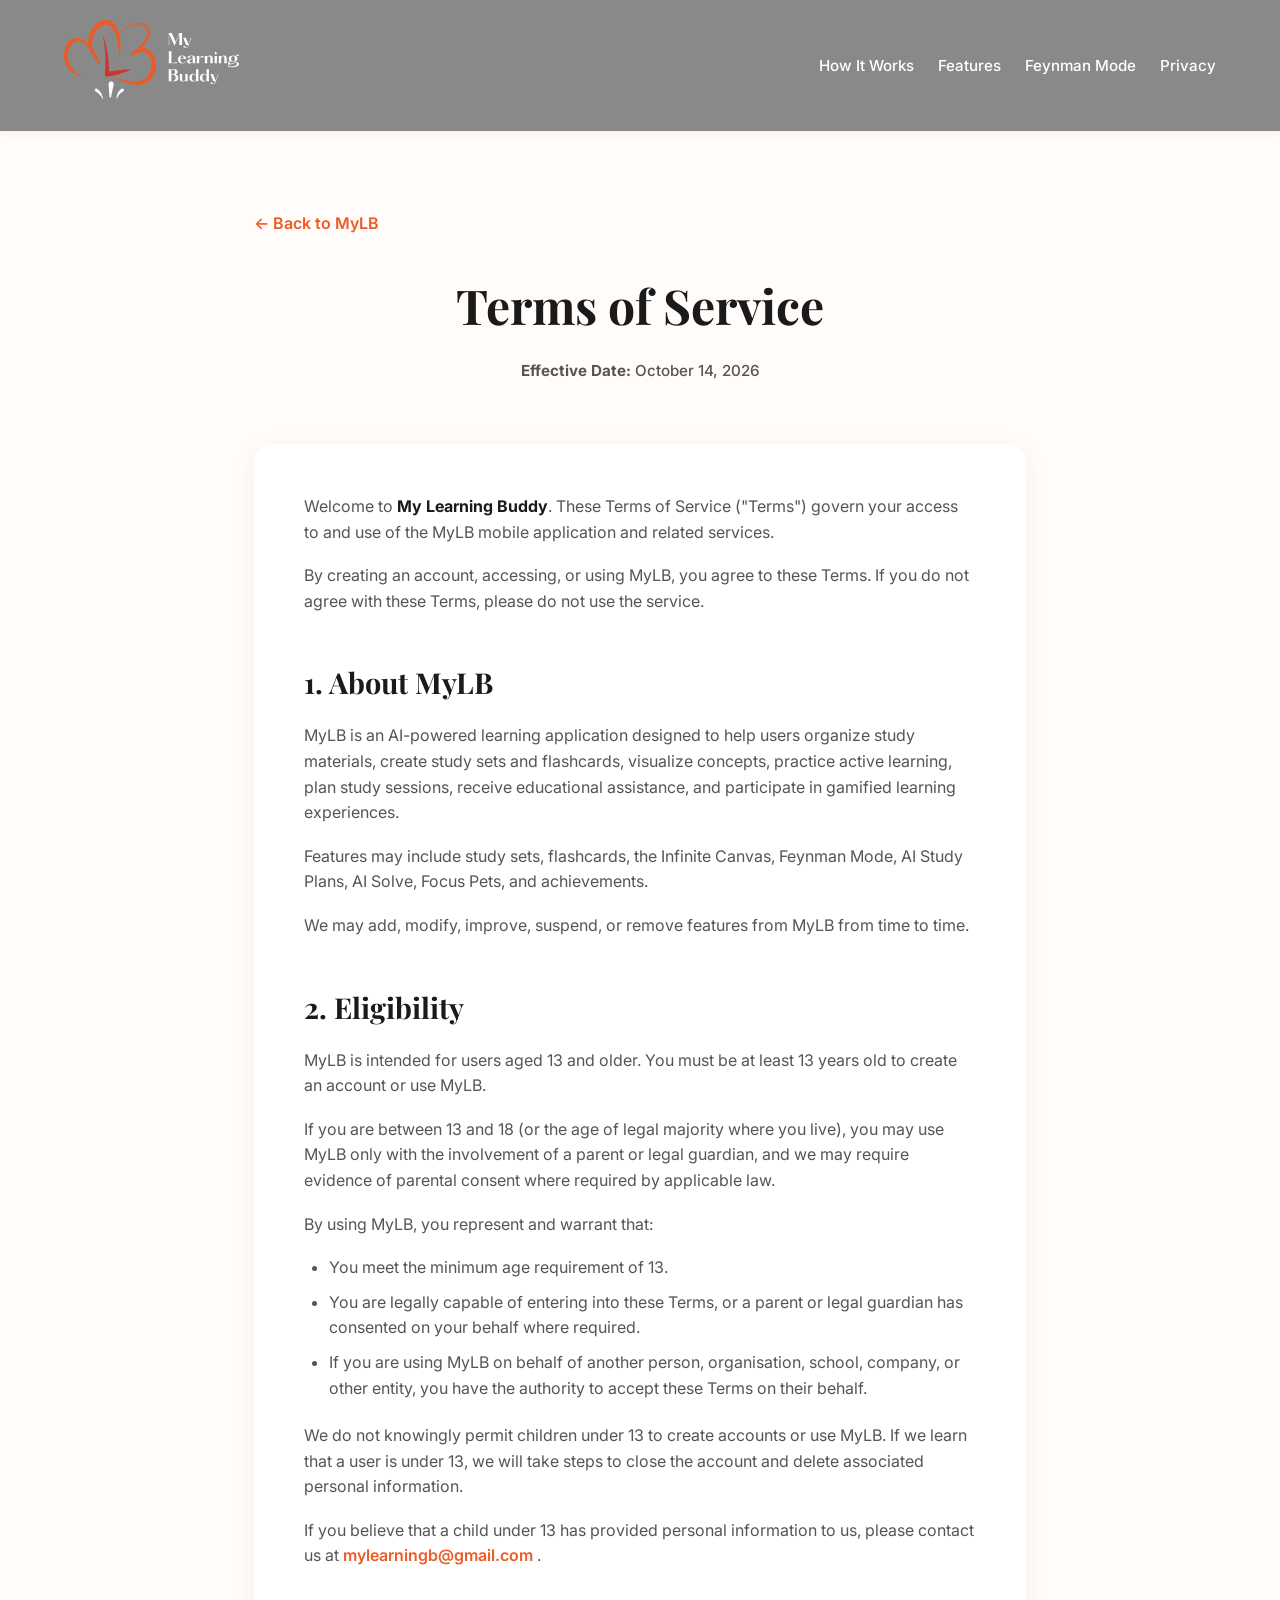
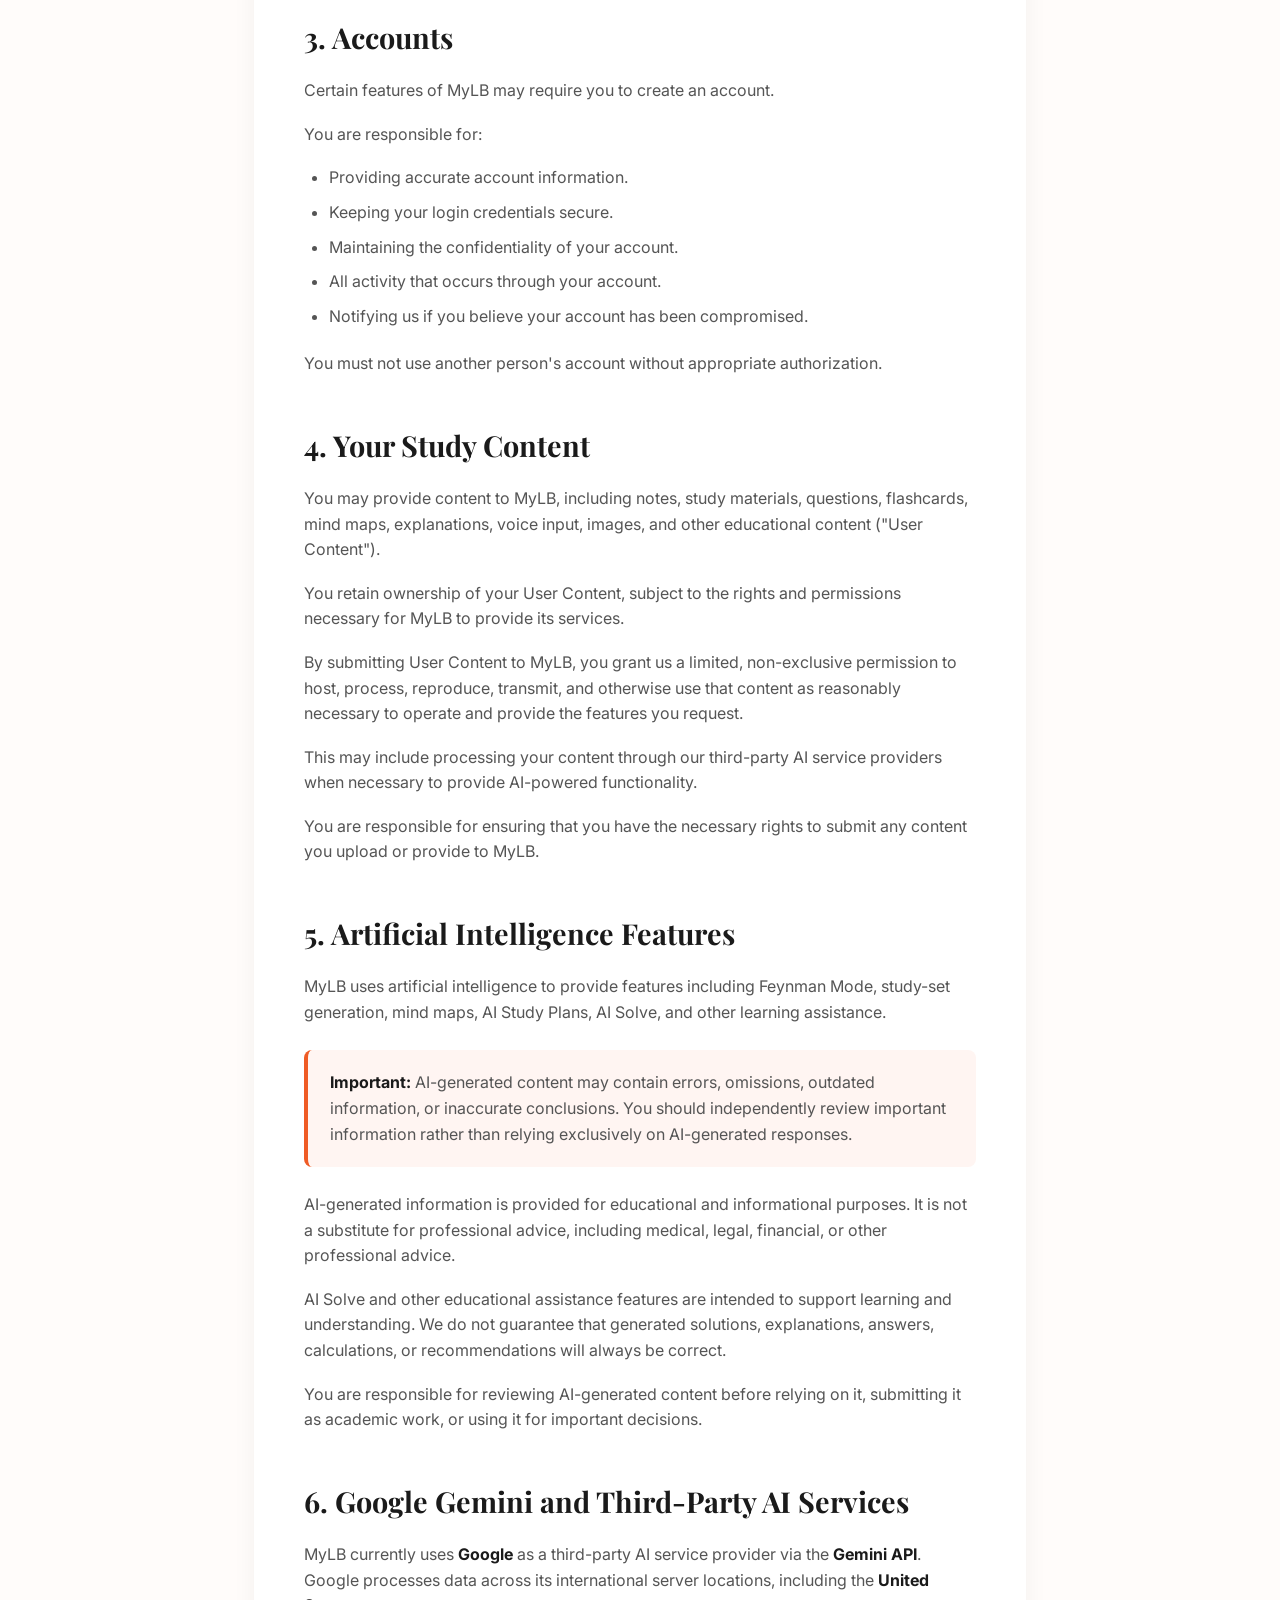
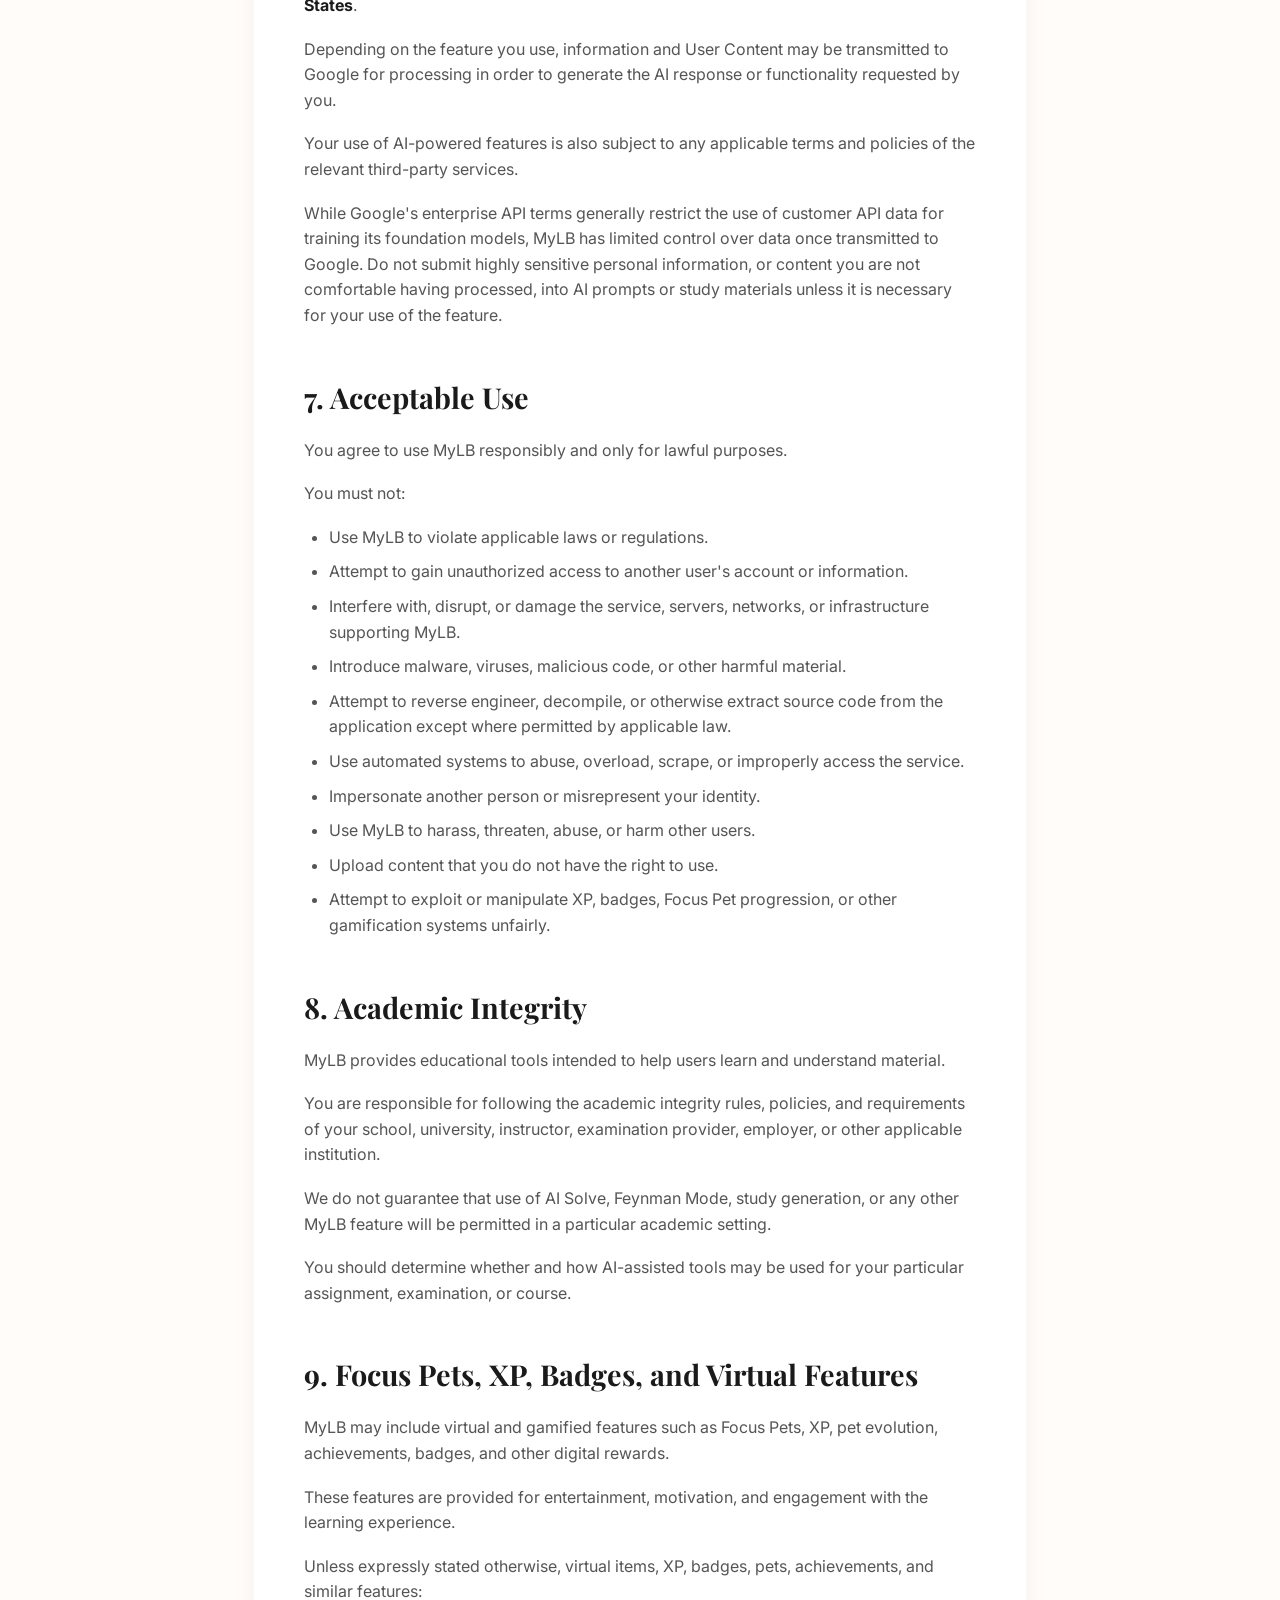
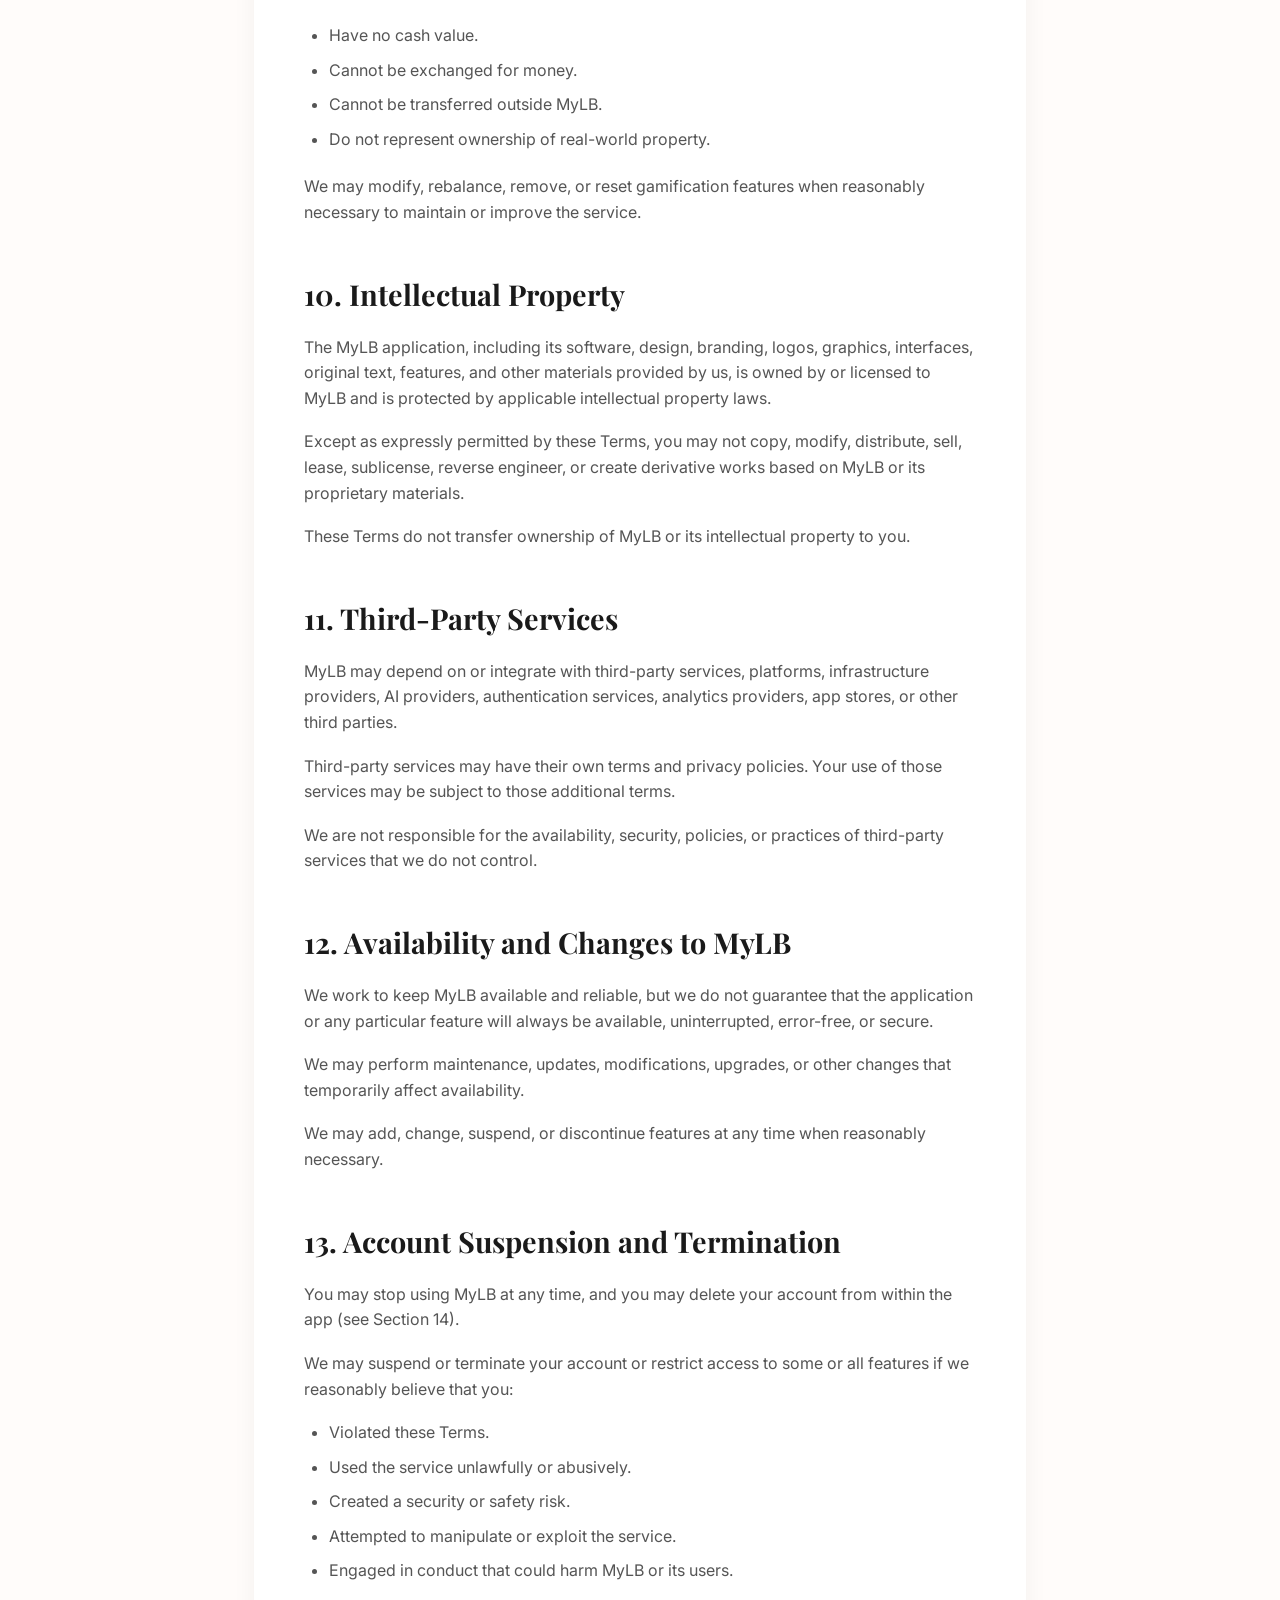
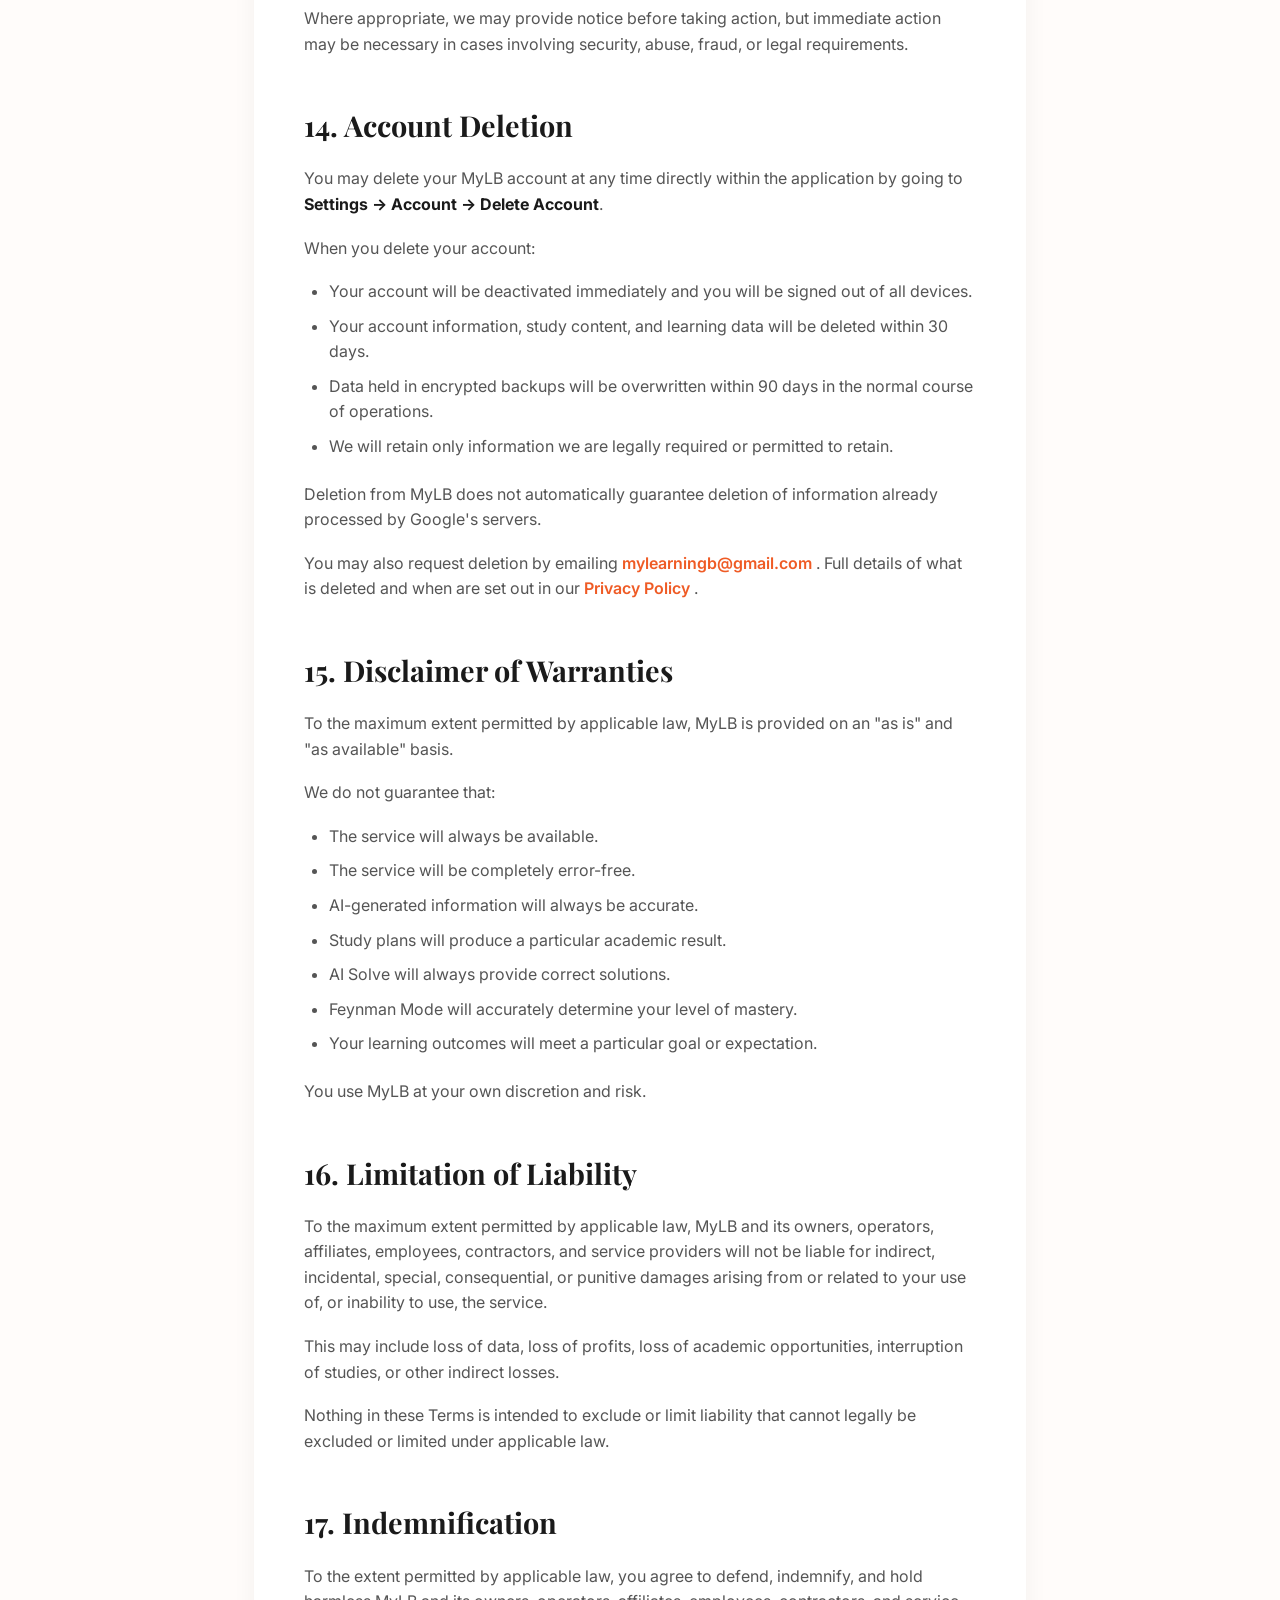
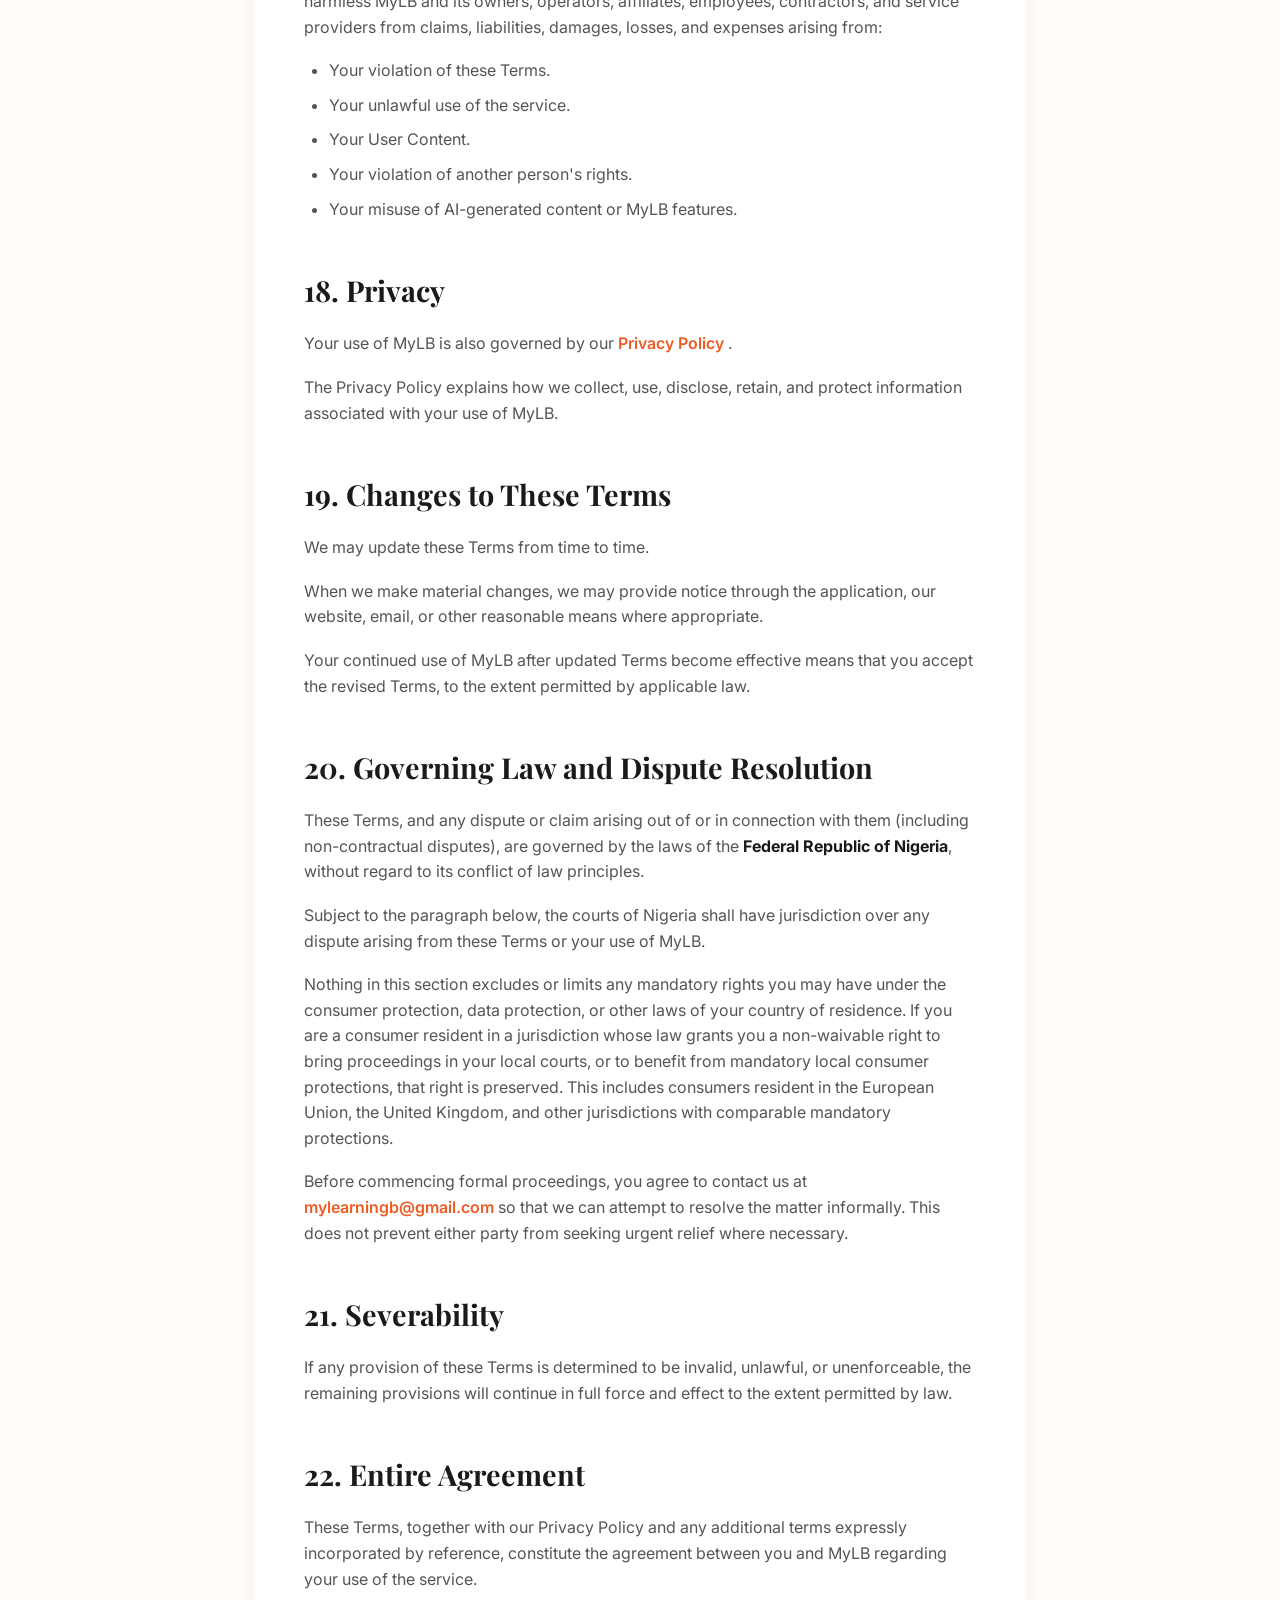
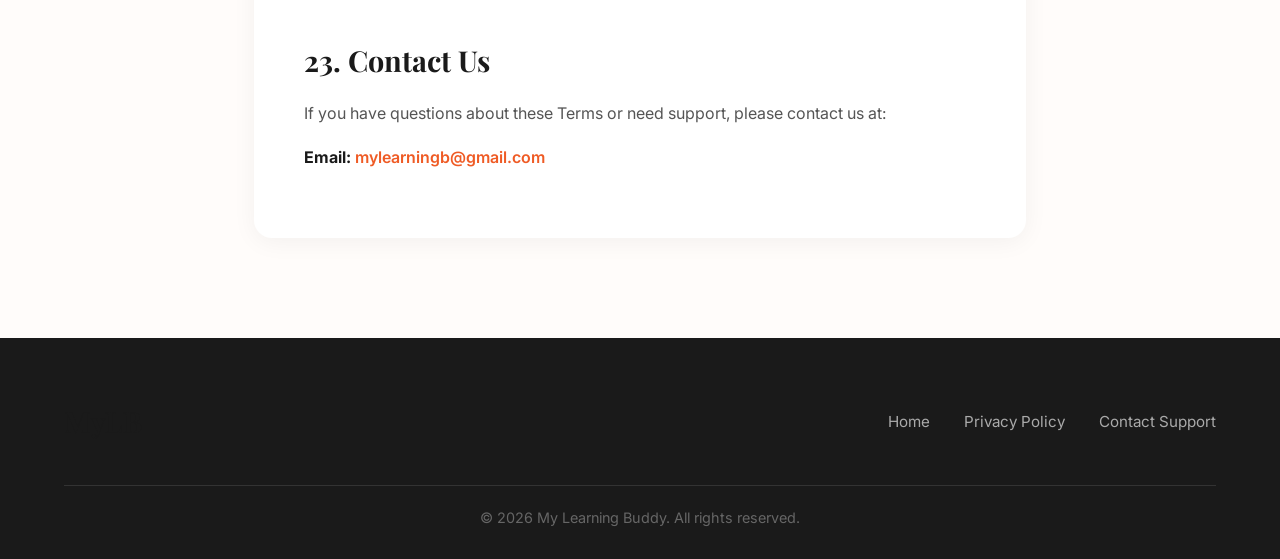
<file: terms.html>
<!DOCTYPE html>
<html lang="en">

<head>
    <meta charset="UTF-8">
    <meta name="viewport" content="width=device-width, initial-scale=1.0">

    <meta name="description"
        content="Terms of Service for MyLB (My Learning Buddy), an AI-powered learning companion.">

    <meta name="theme-color" content="#EF5B25">

    <title>MyLB | Terms of Service</title>

    <link rel="stylesheet" href="style.css">

    <style>
        /* --- Terms of Service Page --- */

        .terms-page {
            max-width: 900px;
            margin: 0 auto;
            padding: 80px 5% 100px;
        }

        .terms-header {
            text-align: center;
            margin-bottom: 60px;
        }

        .terms-header h1 {
            font-size: 3rem;
            margin-bottom: 15px;
        }

        .effective-date {
            color: var(--text-muted);
            font-size: 0.95rem;
        }

        .terms-content {
            background: var(--card-bg);
            padding: 50px;
            border-radius: 18px;
            box-shadow: 0 4px 25px rgba(0, 0, 0, 0.05);
        }

        .terms-content h2 {
            text-align: left;
            font-size: 1.8rem;
            margin-top: 45px;
            margin-bottom: 18px;
        }

        .terms-content h2:first-child {
            margin-top: 0;
        }

        .terms-content h3 {
            font-family: 'Inter', sans-serif;
            font-size: 1.15rem;
            margin-top: 28px;
            margin-bottom: 12px;
        }

        .terms-content p {
            color: var(--text-muted);
            margin-bottom: 18px;
        }

        .terms-content ul {
            margin: 0 0 22px 25px;
            color: var(--text-muted);
        }

        .terms-content li {
            margin-bottom: 9px;
        }

        .terms-content strong {
            color: var(--text-color);
        }

        .terms-email {
            color: var(--brand-orange);
            font-weight: 600;
            text-decoration: none;
        }

        .terms-email:hover {
            color: var(--brand-red);
            text-decoration: underline;
        }

        .terms-back {
            display: inline-block;
            margin-bottom: 30px;
            color: var(--brand-orange);
            text-decoration: none;
            font-weight: 600;
        }

        .terms-back:hover {
            color: var(--brand-red);
        }

        .important-notice {
            background: #FFF5F2;
            border-left: 4px solid var(--brand-orange);
            padding: 20px 22px;
            margin: 25px 0;
            border-radius: 8px;
        }

        .important-notice p {
            margin-bottom: 0;
        }

        @media (max-width: 768px) {
            .terms-page {
                padding: 50px 5% 70px;
            }

            .terms-header h1 {
                font-size: 2.3rem;
            }

            .terms-content {
                padding: 30px 22px;
            }

            .terms-content h2 {
                font-size: 1.5rem;
            }
        }
    </style>
</head>

<body>

    <!-- Navigation -->
    <nav class="navbar" aria-label="Main Navigation">

        <a href="index.html" class="logo" aria-label="MyLB Home">
            <img src="assets/logo.svg" alt="MyLB Logo" width="25%">
        </a>

        <div class="nav-links">
            <a href="index.html#how-it-works">How It Works</a>
            <a href="index.html#features">Features</a>
            <a href="index.html#feynman">Feynman Mode</a>
            <a href="privacy-policy.html">Privacy</a>
        </div>

    </nav>


    <main>

        <div class="terms-page">

            <a href="index.html" class="terms-back">
                ← Back to MyLB
            </a>

            <header class="terms-header">

                <h1>
                    Terms of Service
                </h1>

                <p class="effective-date">
                    <strong>Effective Date:</strong> October 14, 2026
                </p>

            </header>


            <article class="terms-content">

                <p>
                    Welcome to <strong>My Learning Buddy</strong>.
                    These Terms of Service ("Terms") govern your access to
                    and use of the MyLB mobile application and related services.
                </p>

                <p>
                    By creating an account, accessing, or using MyLB, you
                    agree to these Terms. If you do not agree with these
                    Terms, please do not use the service.
                </p>


                <!-- 1 -->
                <h2>1. About MyLB</h2>

                <p>
                    MyLB is an AI-powered learning application designed to
                    help users organize study materials, create study sets
                    and flashcards, visualize concepts, practice active
                    learning, plan study sessions, receive educational
                    assistance, and participate in gamified learning experiences.
                </p>

                <p>
                    Features may include study sets, flashcards, the Infinite
                    Canvas, Feynman Mode, AI Study Plans, AI Solve, Focus Pets,
                    and achievements.
                </p>

                <p>
                    We may add, modify, improve, suspend, or remove features
                    from MyLB from time to time.
                </p>


                <!-- 2 -->
                <h2>2. Eligibility</h2>

                <p>
                    MyLB is intended for users aged 13 and older. You must
                    be at least 13 years old to create an account or use MyLB.
                </p>

                <p>
                    If you are between 13 and 18 (or the age of legal majority
                    where you live), you may use MyLB only with the involvement
                    of a parent or legal guardian, and we may require evidence
                    of parental consent where required by applicable law.
                </p>

                <p>
                    By using MyLB, you represent and warrant that:
                </p>

                <ul>
                    <li>You meet the minimum age requirement of 13.</li>

                    <li>
                        You are legally capable of entering into these Terms,
                        or a parent or legal guardian has consented on your
                        behalf where required.
                    </li>

                    <li>
                        If you are using MyLB on behalf of another person,
                        organisation, school, company, or other entity, you
                        have the authority to accept these Terms on their behalf.
                    </li>
                </ul>

                <p>
                    We do not knowingly permit children under 13 to create
                    accounts or use MyLB. If we learn that a user is under 13,
                    we will take steps to close the account and delete associated
                    personal information.
                </p>

                <p>
                    If you believe that a child under 13 has provided personal
                    information to us, please contact us at
                    <a class="terms-email"
                       href="mailto:mylearningb@gmail.com">
                        mylearningb@gmail.com
                    </a>.
                </p>


                <!-- 3 -->
                <h2>3. Accounts</h2>

                <p>
                    Certain features of MyLB may require you to create an
                    account.
                </p>

                <p>
                    You are responsible for:
                </p>

                <ul>
                    <li>Providing accurate account information.</li>
                    <li>Keeping your login credentials secure.</li>
                    <li>Maintaining the confidentiality of your account.</li>
                    <li>All activity that occurs through your account.</li>
                    <li>Notifying us if you believe your account has been compromised.</li>
                </ul>

                <p>
                    You must not use another person's account without
                    appropriate authorization.
                </p>


                <!-- 4 -->
                <h2>4. Your Study Content</h2>

                <p>
                    You may provide content to MyLB, including notes, study
                    materials, questions, flashcards, mind maps, explanations,
                    voice input, images, and other educational content
                    ("User Content").
                </p>

                <p>
                    You retain ownership of your User Content, subject to
                    the rights and permissions necessary for MyLB to provide
                    its services.
                </p>

                <p>
                    By submitting User Content to MyLB, you grant us a
                    limited, non-exclusive permission to host, process,
                    reproduce, transmit, and otherwise use that content
                    as reasonably necessary to operate and provide the
                    features you request.
                </p>

                <p>
                    This may include processing your content through our
                    third-party AI service providers when necessary to
                    provide AI-powered functionality.
                </p>

                <p>
                    You are responsible for ensuring that you have the
                    necessary rights to submit any content you upload or
                    provide to MyLB.
                </p>


                <!-- 5 -->
                <h2>5. Artificial Intelligence Features</h2>

                <p>
                    MyLB uses artificial intelligence to provide features
                    including Feynman Mode, study-set generation, mind maps,
                    AI Study Plans, AI Solve, and other learning assistance.
                </p>

                <div class="important-notice">

                    <p>
                        <strong>Important:</strong> AI-generated content may
                        contain errors, omissions, outdated information, or
                        inaccurate conclusions. You should independently
                        review important information rather than relying
                        exclusively on AI-generated responses.
                    </p>

                </div>

                <p>
                    AI-generated information is provided for educational and
                    informational purposes. It is not a substitute for
                    professional advice, including medical, legal, financial,
                    or other professional advice.
                </p>

                <p>
                    AI Solve and other educational assistance features are
                    intended to support learning and understanding. We do not
                    guarantee that generated solutions, explanations, answers,
                    calculations, or recommendations will always be correct.
                </p>

                <p>
                    You are responsible for reviewing AI-generated content
                    before relying on it, submitting it as academic work,
                    or using it for important decisions.
                </p>


                <!-- 6 -->
                <h2>6. Google Gemini and Third-Party AI Services</h2>

                <p>
                    MyLB currently uses <strong>Google</strong> as a
                    third-party AI service provider via the <strong>Gemini API</strong>. 
                    Google processes data across its international server locations, 
                    including the <strong>United States</strong>.
                </p>

                <p>
                    Depending on the feature you use, information and User
                    Content may be transmitted to Google for processing
                    in order to generate the AI response or functionality
                    requested by you.
                </p>

                <p>
                    Your use of AI-powered features is also subject to any
                    applicable terms and policies of the relevant third-party
                    services.
                </p>

                <p>
                    While Google's enterprise API terms generally restrict the use 
                    of customer API data for training its foundation models, MyLB 
                    has limited control over data once transmitted to Google. Do not 
                    submit highly sensitive personal information, or content you are 
                    not comfortable having processed, into AI prompts or study materials 
                    unless it is necessary for your use of the feature.
                </p>


                <!-- 7 -->
                <h2>7. Acceptable Use</h2>

                <p>
                    You agree to use MyLB responsibly and only for lawful
                    purposes.
                </p>

                <p>
                    You must not:
                </p>

                <ul>
                    <li>
                        Use MyLB to violate applicable laws or regulations.
                    </li>

                    <li>
                        Attempt to gain unauthorized access to another user's
                        account or information.
                    </li>

                    <li>
                        Interfere with, disrupt, or damage the service,
                        servers, networks, or infrastructure supporting MyLB.
                    </li>

                    <li>
                        Introduce malware, viruses, malicious code, or other
                        harmful material.
                    </li>

                    <li>
                        Attempt to reverse engineer, decompile, or otherwise
                        extract source code from the application except where
                        permitted by applicable law.
                    </li>

                    <li>
                        Use automated systems to abuse, overload, scrape,
                        or improperly access the service.
                    </li>

                    <li>
                        Impersonate another person or misrepresent your identity.
                    </li>

                    <li>
                        Use MyLB to harass, threaten, abuse, or harm other users.
                    </li>

                    <li>
                        Upload content that you do not have the right to use.
                    </li>

                    <li>
                        Attempt to exploit or manipulate XP, badges, Focus Pet
                        progression, or other gamification systems unfairly.
                    </li>
                </ul>


                <!-- 8 -->
                <h2>8. Academic Integrity</h2>

                <p>
                    MyLB provides educational tools intended to help users
                    learn and understand material.
                </p>

                <p>
                    You are responsible for following the academic integrity
                    rules, policies, and requirements of your school,
                    university, instructor, examination provider, employer,
                    or other applicable institution.
                </p>

                <p>
                    We do not guarantee that use of AI Solve, Feynman Mode,
                    study generation, or any other MyLB feature will be
                    permitted in a particular academic setting.
                </p>

                <p>
                    You should determine whether and how AI-assisted tools
                    may be used for your particular assignment, examination,
                    or course.
                </p>


                <!-- 9 -->
                <h2>9. Focus Pets, XP, Badges, and Virtual Features</h2>

                <p>
                    MyLB may include virtual and gamified features such as
                    Focus Pets, XP, pet evolution, achievements, badges,
                    and other digital rewards.
                </p>

                <p>
                    These features are provided for entertainment,
                    motivation, and engagement with the learning experience.
                </p>

                <p>
                    Unless expressly stated otherwise, virtual items,
                    XP, badges, pets, achievements, and similar
                    features:
                </p>

                <ul>
                    <li>Have no cash value.</li>
                    <li>Cannot be exchanged for money.</li>
                    <li>Cannot be transferred outside MyLB.</li>
                    <li>Do not represent ownership of real-world property.</li>
                </ul>

                <p>
                    We may modify, rebalance, remove, or reset gamification
                    features when reasonably necessary to maintain or improve
                    the service.
                </p>


                <!-- 10 -->
                <h2>10. Intellectual Property</h2>

                <p>
                    The MyLB application, including its software, design,
                    branding, logos, graphics, interfaces, original text,
                    features, and other materials provided by us, is owned
                    by or licensed to MyLB and is protected by applicable
                    intellectual property laws.
                </p>

                <p>
                    Except as expressly permitted by these Terms, you may
                    not copy, modify, distribute, sell, lease, sublicense,
                    reverse engineer, or create derivative works based on
                    MyLB or its proprietary materials.
                </p>

                <p>
                    These Terms do not transfer ownership of MyLB or its
                    intellectual property to you.
                </p>


                <!-- 11 -->
                <h2>11. Third-Party Services</h2>

                <p>
                    MyLB may depend on or integrate with third-party services,
                    platforms, infrastructure providers, AI providers,
                    authentication services, analytics providers, app stores,
                    or other third parties.
                </p>

                <p>
                    Third-party services may have their own terms and privacy
                    policies. Your use of those services may be subject to
                    those additional terms.
                </p>

                <p>
                    We are not responsible for the availability, security,
                    policies, or practices of third-party services that we
                    do not control.
                </p>


                <!-- 12 -->
                <h2>12. Availability and Changes to MyLB</h2>

                <p>
                    We work to keep MyLB available and reliable, but we do
                    not guarantee that the application or any particular
                    feature will always be available, uninterrupted,
                    error-free, or secure.
                </p>

                <p>
                    We may perform maintenance, updates, modifications,
                    upgrades, or other changes that temporarily affect
                    availability.
                </p>

                <p>
                    We may add, change, suspend, or discontinue features
                    at any time when reasonably necessary.
                </p>


                <!-- 13 -->
                <h2>13. Account Suspension and Termination</h2>

                <p>
                    You may stop using MyLB at any time, and you may delete
                    your account from within the app (see Section 14).
                </p>

                <p>
                    We may suspend or terminate your account or restrict
                    access to some or all features if we reasonably believe
                    that you:
                </p>

                <ul>
                    <li>Violated these Terms.</li>
                    <li>Used the service unlawfully or abusively.</li>
                    <li>Created a security or safety risk.</li>
                    <li>Attempted to manipulate or exploit the service.</li>
                    <li>Engaged in conduct that could harm MyLB or its users.</li>
                </ul>

                <p>
                    Where appropriate, we may provide notice before taking
                    action, but immediate action may be necessary in cases
                    involving security, abuse, fraud, or legal requirements.
                </p>


                <!-- 14 -->
                <h2>14. Account Deletion</h2>

                <p>
                    You may delete your MyLB account at any time directly
                    within the application by going to
                    <strong>Settings → Account → Delete Account</strong>.
                </p>

                <p>
                    When you delete your account:
                </p>

                <ul>
                    <li>
                        Your account will be deactivated immediately and you
                        will be signed out of all devices.
                    </li>

                    <li>
                        Your account information, study content, and learning
                        data will be deleted within 30 days.
                    </li>

                    <li>
                        Data held in encrypted backups will be overwritten
                        within 90 days in the normal course of operations.
                    </li>

                    <li>
                        We will retain only information we are legally required
                        or permitted to retain.
                    </li>
                </ul>

                <p>
                    Deletion from MyLB does not automatically guarantee deletion 
                    of information already processed by Google's servers.
                </p>

                <p>
                    You may also request deletion by emailing
                    <a class="terms-email"
                       href="mailto:mylearningb@gmail.com">
                        mylearningb@gmail.com
                    </a>.
                    Full details of what is deleted and when are set out in
                    our <a href="privacy-policy.html" class="terms-email">
                        Privacy Policy
                    </a>.
                </p>


                <!-- 15 -->
                <h2>15. Disclaimer of Warranties</h2>

                <p>
                    To the maximum extent permitted by applicable law,
                    MyLB is provided on an "as is" and "as available" basis.
                </p>

                <p>
                    We do not guarantee that:
                </p>

                <ul>
                    <li>The service will always be available.</li>
                    <li>The service will be completely error-free.</li>
                    <li>AI-generated information will always be accurate.</li>
                    <li>Study plans will produce a particular academic result.</li>
                    <li>AI Solve will always provide correct solutions.</li>
                    <li>Feynman Mode will accurately determine your level of mastery.</li>
                    <li>Your learning outcomes will meet a particular goal or expectation.</li>
                </ul>

                <p>
                    You use MyLB at your own discretion and risk.
                </p>


                <!-- 16 -->
                <h2>16. Limitation of Liability</h2>

                <p>
                    To the maximum extent permitted by applicable law,
                    MyLB and its owners, operators, affiliates, employees,
                    contractors, and service providers will not be liable
                    for indirect, incidental, special, consequential, or
                    punitive damages arising from or related to your use
                    of, or inability to use, the service.
                </p>

                <p>
                    This may include loss of data, loss of profits, loss of
                    academic opportunities, interruption of studies, or other
                    indirect losses.
                </p>

                <p>
                    Nothing in these Terms is intended to exclude or limit
                    liability that cannot legally be excluded or limited
                    under applicable law.
                </p>


                <!-- 17 -->
                <h2>17. Indemnification</h2>

                <p>
                    To the extent permitted by applicable law, you agree to
                    defend, indemnify, and hold harmless MyLB and its owners,
                    operators, affiliates, employees, contractors, and
                    service providers from claims, liabilities, damages,
                    losses, and expenses arising from:
                </p>

                <ul>
                    <li>Your violation of these Terms.</li>
                    <li>Your unlawful use of the service.</li>
                    <li>Your User Content.</li>
                    <li>Your violation of another person's rights.</li>
                    <li>Your misuse of AI-generated content or MyLB features.</li>
                </ul>


                <!-- 18 -->
                <h2>18. Privacy</h2>

                <p>
                    Your use of MyLB is also governed by our
                    <a href="privacy-policy.html"
                       class="terms-email">
                        Privacy Policy
                    </a>.
                </p>

                <p>
                    The Privacy Policy explains how we collect, use,
                    disclose, retain, and protect information associated
                    with your use of MyLB.
                </p>


                <!-- 19 -->
                <h2>19. Changes to These Terms</h2>

                <p>
                    We may update these Terms from time to time.
                </p>

                <p>
                    When we make material changes, we may provide notice
                    through the application, our website, email, or other
                    reasonable means where appropriate.
                </p>

                <p>
                    Your continued use of MyLB after updated Terms become
                    effective means that you accept the revised Terms,
                    to the extent permitted by applicable law.
                </p>


                <!-- 20 -->
                <h2>20. Governing Law and Dispute Resolution</h2>

                <p>
                    These Terms, and any dispute or claim arising out of or
                    in connection with them (including non-contractual
                    disputes), are governed by the laws of the
                    <strong>Federal Republic of Nigeria</strong>, without
                    regard to its conflict of law principles.
                </p>

                <p>
                    Subject to the paragraph below, the courts of Nigeria
                    shall have jurisdiction over any dispute arising from
                    these Terms or your use of MyLB.
                </p>

                <p>
                    Nothing in this section excludes or limits any mandatory
                    rights you may have under the consumer protection, data
                    protection, or other laws of your country of residence.
                    If you are a consumer resident in a jurisdiction whose
                    law grants you a non-waivable right to bring proceedings
                    in your local courts, or to benefit from mandatory local
                    consumer protections, that right is preserved. This
                    includes consumers resident in the European Union, the
                    United Kingdom, and other jurisdictions with comparable
                    mandatory protections.
                </p>

                <p>
                    Before commencing formal proceedings, you agree to contact
                    us at
                    <a class="terms-email"
                       href="mailto:mylearningb@gmail.com">
                        mylearningb@gmail.com
                    </a>
                    so that we can attempt to resolve the matter informally.
                    This does not prevent either party from seeking urgent
                    relief where necessary.
                </p>


                <!-- 21 -->
                <h2>21. Severability</h2>

                <p>
                    If any provision of these Terms is determined to be
                    invalid, unlawful, or unenforceable, the remaining
                    provisions will continue in full force and effect to
                    the extent permitted by law.
                </p>


                <!-- 22 -->
                <h2>22. Entire Agreement</h2>

                <p>
                    These Terms, together with our Privacy Policy and any
                    additional terms expressly incorporated by reference,
                    constitute the agreement between you and MyLB regarding
                    your use of the service.
                </p>


                <!-- 23 -->
                <h2>23. Contact Us</h2>

                <p>
                    If you have questions about these Terms or need support,
                    please contact us at:
                </p>

                <p>
                    <strong>Email:</strong>
                    <a class="terms-email"
                       href="mailto:mylearningb@gmail.com">
                        mylearningb@gmail.com
                    </a>
                </p>

            </article>

        </div>

    </main>


    <!-- Footer -->
    <footer class="site-footer">

        <div class="footer-content">

            <div class="brand">
                MyLB
            </div>

            <div class="footer-links">

                <a href="index.html">
                    Home
                </a>

                <a href="privacy-policy.html">
                    Privacy Policy
                </a>

                <a href="mailto:mylearningb@gmail.com">
                    Contact Support
                </a>

            </div>

        </div>

        <div class="copyright">
            &copy; 2026 My Learning Buddy. All rights reserved.
        </div>

    </footer>

</body>

</html>
</file>
<file: style.css>
/* --- Global Styles & Variables --- */
@import url('https://fonts.googleapis.com/css2?family=Playfair+Display:wght@700&family=Inter:wght@400;500;600&display=swap');

:root {
    /* Brand Colors Extracted from myLB Logo */
    --brand-orange: #EF5B25; 
    --brand-red: #C1272D;
    --brand-yellow: #F7931E;
    
    --bg-color: #FFFCFA; /* Warm off-white */
    --text-color: #1A1A1A; /* Near black */
    --text-muted: #555555;
    --card-bg: #FFFFFF;
}

* {
    margin: 0;
    padding: 0;
    box-sizing: border-box;
}

body {
    background-color: var(--bg-color);
    color: var(--text-color);
    font-family: 'Inter', sans-serif;
    line-height: 1.6;
}

h1, h2, h3, .logo, .brand {
    font-family: 'Playfair Display', serif;
    color: var(--text-color);
}

/* --- Navigation --- */
.navbar {
    display: flex;
    justify-content: space-between;
    align-items: center;
    padding: 20px 5%;
    background: var(--card-bg);
    box-shadow: 0 2px 10px rgba(0,0,0,0.05);
    position: sticky;
    top: 0;
    z-index: 100;
    background-color: rgb(138, 137, 137);
}

.logo {
    font-size: 2rem;
    font-weight: 700;
    background: linear-gradient(135deg, var(--brand-orange), var(--brand-red));
    -webkit-background-clip: text;
    -webkit-text-fill-color: transparent;
}

.nav-links a {
    margin-left: 20px;
    text-decoration: none;
    color: white;
    font-weight: 500;
    font-size: 0.95rem;
    transition: color 0.2s;
}

.nav-links a:hover {
    color: var(--brand-orange);
}

/* --- App Store Badges --- */
.app-store-buttons {
    display: flex;
    gap: 15px;
    margin-top: 30px;
    flex-wrap: wrap;
}

.center-buttons {
    justify-content: center;
}

.store-btn {
    text-decoration: none;
    background: var(--text-color);
    color: white;
    padding: 12px 22px;
    border-radius: 10px;
    font-weight: 600;
    font-size: 1rem;
    display: inline-flex;
    align-items: center;
    gap: 10px;
    transition: transform 0.2s, box-shadow 0.2s, border-color 0.2s;
    border: 2px solid transparent;
}

.store-btn.dark {
    background: white;
    color: var(--text-color);
}

.store-icon {
    width: 20px;
    height: 20px;
    flex-shrink: 0;
}

.store-btn:hover {
    transform: translateY(-3px);
    box-shadow: 0 8px 20px rgba(0,0,0,0.15);
    border-color: var(--brand-yellow);
}

.coming-soon-text {
    margin-top: 15px;
    font-size: 1rem;
    color: var(--brand-orange);
    font-weight: 600;
    font-family: 'Inter', sans-serif;
}

/* --- Hero Section --- */
.hero {
    display: flex;
    flex-wrap: wrap;
    align-items: center;
    justify-content: space-between;
    padding: 80px 5%;
    min-height: 80vh;
}

.hero-content {
    flex: 1;
    min-width: 300px;
    padding-right: 40px;
}

.hero-content h1 {
    font-size: 3.5rem;
    line-height: 1.15;
    margin-bottom: 20px;
}

.hero-content p {
    font-size: 1.15rem;
    margin-bottom: 30px;
    color: var(--text-muted);
}

.hero-image {
    flex: 1;
    min-width: 300px;
    display: flex;
    justify-content: center;
}

.dashboard-mockup {
    width: 100%;
    max-width: 420px;
    aspect-ratio: 1 / 1;
    background: #FFF5F2;
    border-radius: 24px;
    display: flex;
    align-items: center;
    justify-content: center;
    padding: 30px;
}

.mockup-illustration {
    width: 100%;
    height: 100%;
}

/* --- Shared Layout for Sections --- */
section {
    padding: 100px 5%;
}

section h2 {
    font-size: 2.5rem;
    margin-bottom: 50px;
    text-align: center;
}

/* --- Steps Grid (How it works) --- */
.steps-grid, .feature-grid {
    display: grid;
    gap: 30px;
}

.steps-grid {
    grid-template-columns: repeat(auto-fit, minmax(280px, 1fr));
    text-align: center;
}

.step-card, .feature-card {
    background: var(--card-bg);
    padding: 40px 30px;
    border-radius: 16px;
    box-shadow: 0 4px 20px rgba(0,0,0,0.04);
}

.step-num {
    width: 50px;
    height: 50px;
    background: linear-gradient(135deg, var(--brand-yellow), var(--brand-orange));
    color: white;
    border-radius: 50%;
    display: flex;
    align-items: center;
    justify-content: center;
    font-size: 1.5rem;
    font-weight: 700;
    margin: 0 auto 20px auto;
}

/* --- Features Grid --- */
.feature-grid {
    grid-template-columns: repeat(auto-fit, minmax(320px, 1fr));
}

.feature-card {
    border-top: 5px solid var(--brand-red);
}

.feature-icon {
    width: 42px;
    height: 42px;
    color: var(--brand-red);
    margin-bottom: 18px;
}

.feature-icon svg {
    width: 100%;
    height: 100%;
}

.feature-card h3 {
    margin-bottom: 15px;
    font-size: 1.4rem;
}

/* --- Multiplayer Gamification Layout --- */
.multiplayer-section {
    background-color: #FFF5F2; 
}

.gamification-grid {
    display: grid;
    grid-template-columns: 1fr 1fr;
    gap: 60px;
    align-items: center;
}

.text-content h3 {
    font-size: 1.8rem;
    margin-bottom: 15px;
    color: var(--brand-red);
}

.text-content p {
    margin-bottom: 30px;
    font-size: 1.1rem;
}

.placeholder-trophy-room {
    width: 100%;
    height: 350px;
    background: var(--card-bg);
    border-radius: 16px;
    display: flex;
    align-items: center;
    justify-content: center;
    box-shadow: 0 10px 30px rgba(0,0,0,0.08);
    padding: 30px;
}

.placeholder-trophy-room svg {
    width: 100%;
    max-width: 280px;
    height: auto;
}

/* --- Final CTA Section --- */
.cta-section {
    background: linear-gradient(135deg, var(--brand-red), var(--brand-orange));
    color: white;
    text-align: center;
}

.cta-section h2, .cta-section p {
    color: white;
}

/* --- Footer --- */
.site-footer {
    background: #1A1A1A;
    color: white;
    padding: 60px 5% 30px;
}

.footer-content {
    display: flex;
    justify-content: space-between;
    align-items: center;
    margin-bottom: 40px;
}

.footer-content .brand {
    font-size: 1.8rem;
    font-weight: 700;
}

.footer-links a {
    color: #AAAAAA;
    text-decoration: none;
    margin-left: 30px;
    font-size: 0.95rem;
    transition: color 0.2s;
}

.footer-links a:hover {
    color: var(--brand-orange);
}

.copyright {
    text-align: center;
    color: #666666;
    font-size: 0.9rem;
    border-top: 1px solid #333;
    padding-top: 20px;
}

/* --- Mobile Responsiveness --- */
@media (max-width: 768px) {
    .app-store-buttons {
        justify-content: center;
    }
    
    .hero-content {
        text-align: center;
        padding-right: 0;
    }
    
    .gamification-grid {
        grid-template-columns: 1fr;
    }

    .footer-content {
        flex-direction: column;
        gap: 20px;
        text-align: center;
    }
    
    .footer-links a {
        margin: 0 15px;
    }
}

/* --- Privacy Policy Page --- */

.privacy-policy {
    max-width: 1000px;
    margin: 0 auto;
    padding: 80px 5% 100px;
}

.privacy-policy-header {
    text-align: center;
    margin-bottom: 70px;
}

.privacy-policy-header h1 {
    font-size: 3.2rem;
    line-height: 1.2;
    margin-bottom: 20px;
    background: linear-gradient(
        135deg,
        var(--brand-orange),
        var(--brand-red)
    );
    -webkit-background-clip: text;
    -webkit-text-fill-color: transparent;
}

.privacy-policy-header p {
    max-width: 750px;
    margin: 0 auto 20px;
    color: var(--text-muted);
    font-size: 1.1rem;
}

.effective-date {
    display: inline-block;
    color: var(--text-muted);
    font-size: 0.9rem;
    font-weight: 500;
}


/* --- Privacy Policy Sections --- */

.privacy-section {
    padding: 0;
    margin-bottom: 55px;
}

.privacy-section h2 {
    text-align: left;
    font-size: 2rem;
    margin-bottom: 20px;
    color: var(--text-color);
}

.privacy-section h3 {
    font-family: 'Inter', sans-serif;
    font-size: 1.2rem;
    font-weight: 600;
    margin-top: 30px;
    margin-bottom: 10px;
    color: var(--brand-red);
}

.privacy-section p {
    color: var(--text-muted);
    font-size: 1rem;
    line-height: 1.8;
    margin-bottom: 18px;
}

.privacy-section ul {
    margin: 15px 0 25px;
    padding-left: 25px;
}

.privacy-section li {
    color: var(--text-muted);
    line-height: 1.8;
    margin-bottom: 10px;
}

.privacy-section strong {
    color: var(--text-color);
}

.privacy-section a {
    color: var(--brand-orange);
    text-decoration: none;
    font-weight: 500;
}

.privacy-section a:hover {
    color: var(--brand-red);
    text-decoration: underline;
}


/* --- Privacy Policy Section Divider --- */

.privacy-section + .privacy-section {
    border-top: 1px solid rgba(0, 0, 0, 0.07);
    padding-top: 45px;
}


/* --- Mobile Privacy Policy --- */

@media (max-width: 768px) {

    .privacy-policy {
        padding: 50px 6% 70px;
    }

    .privacy-policy-header {
        margin-bottom: 50px;
    }

    .privacy-policy-header h1 {
        font-size: 2.4rem;
    }

    .privacy-policy-header p {
        font-size: 1rem;
    }

    .privacy-section {
        margin-bottom: 40px;
    }

    .privacy-section h2 {
        font-size: 1.7rem;
    }

    .privacy-section h3 {
        font-size: 1.1rem;
    }

    .privacy-section p,
    .privacy-section li {
        font-size: 0.95rem;
    }

}
</file>
